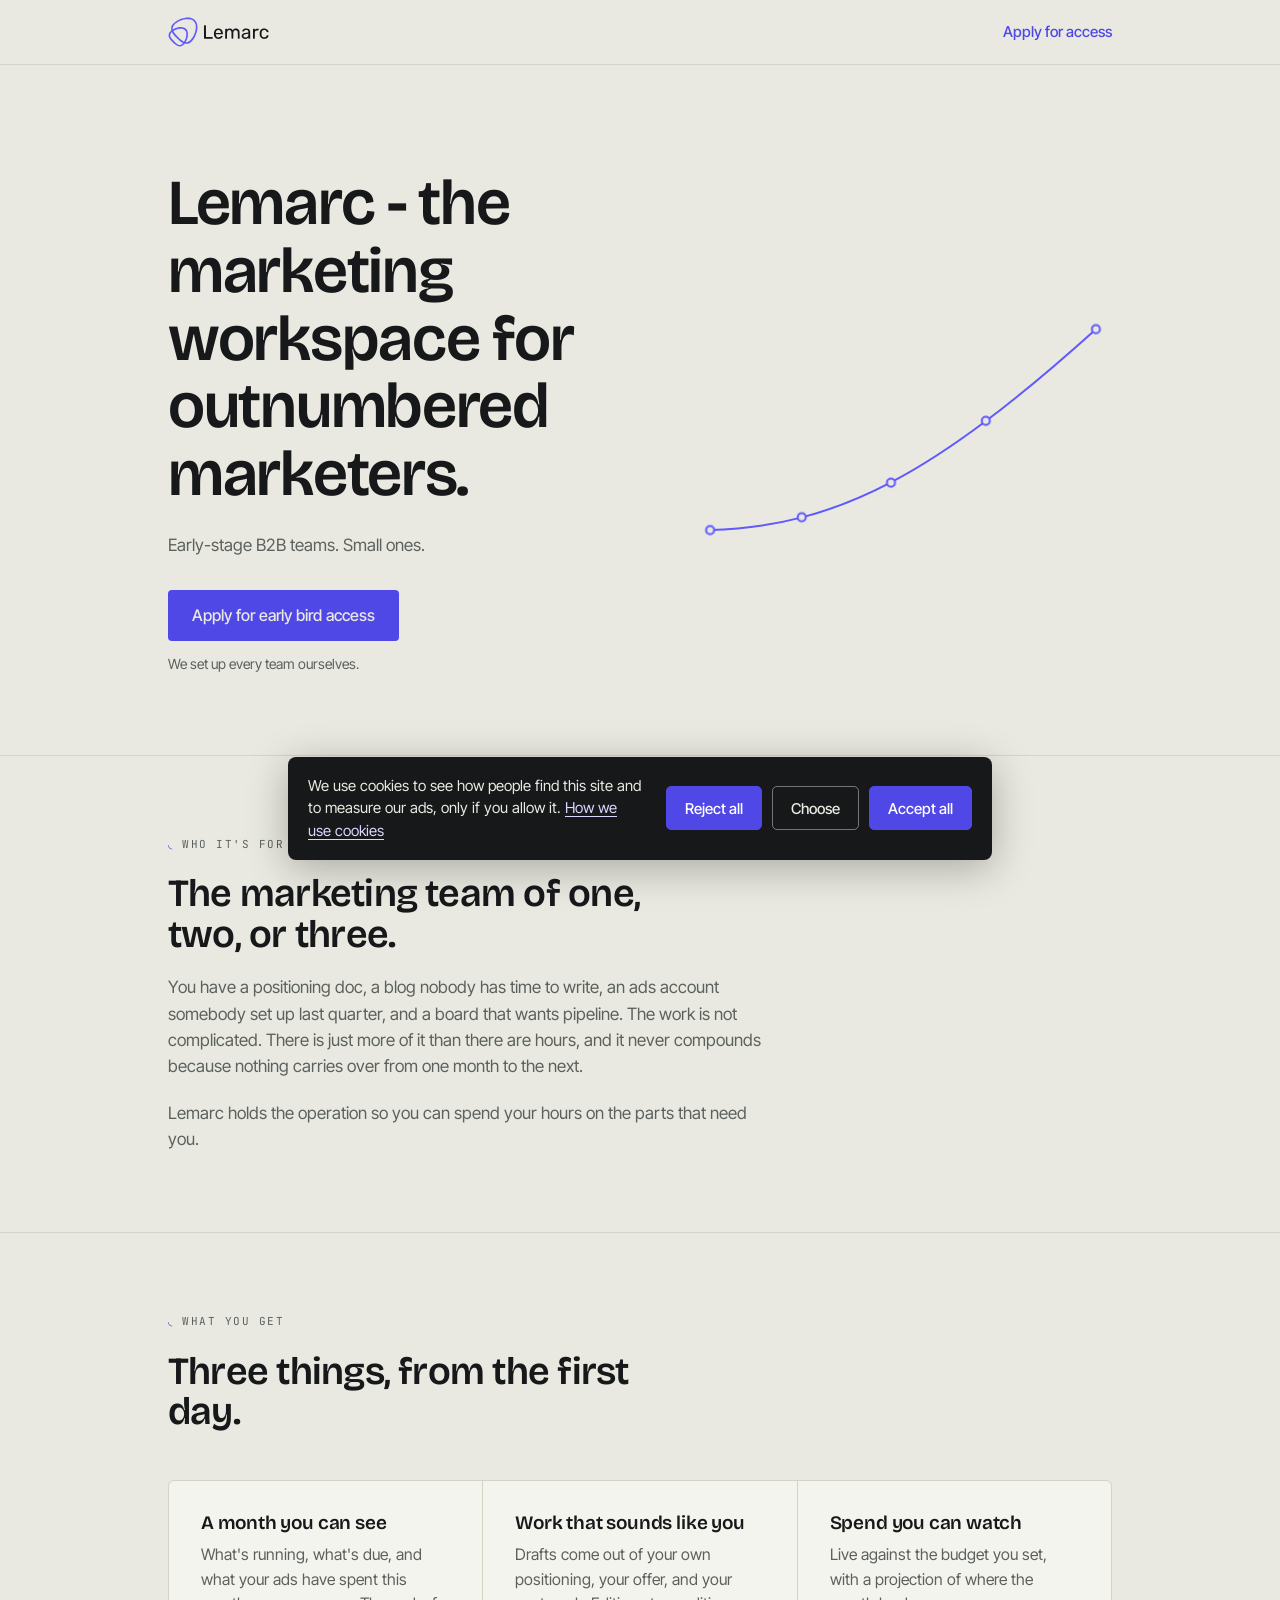
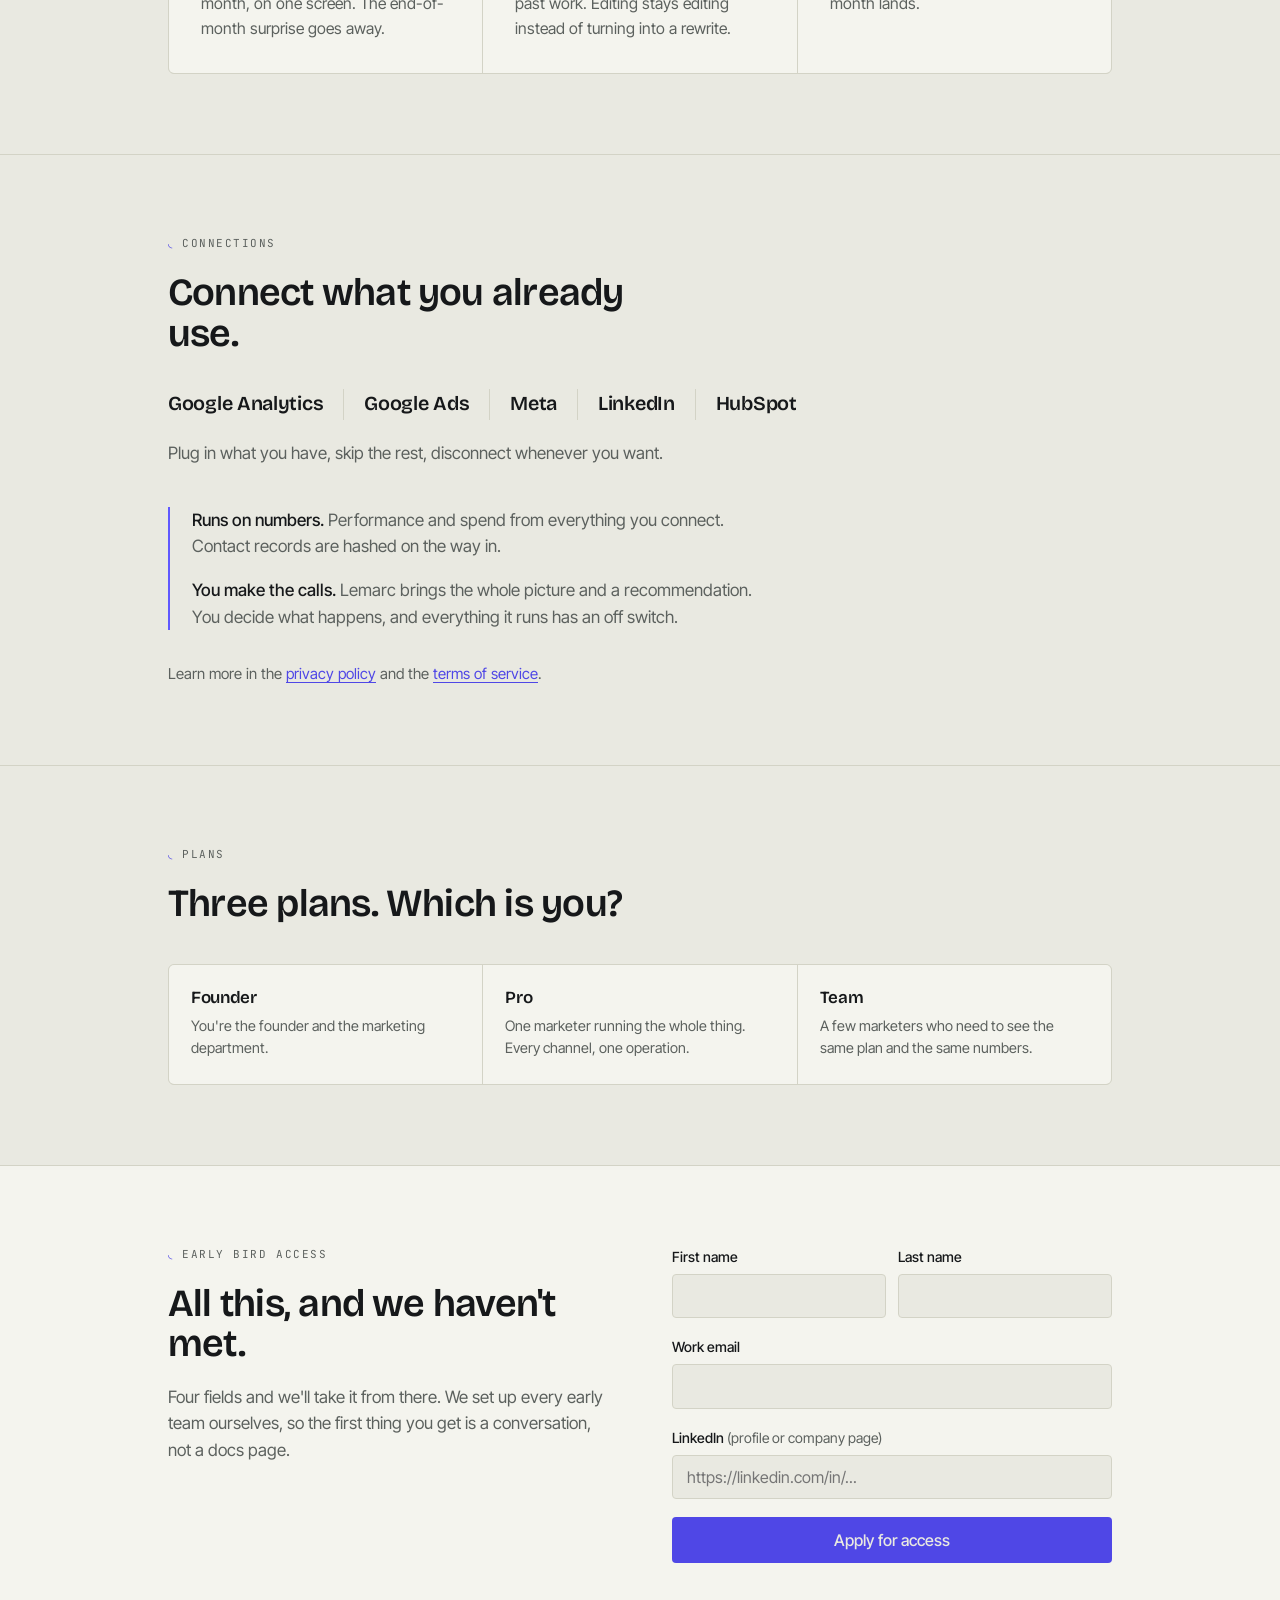
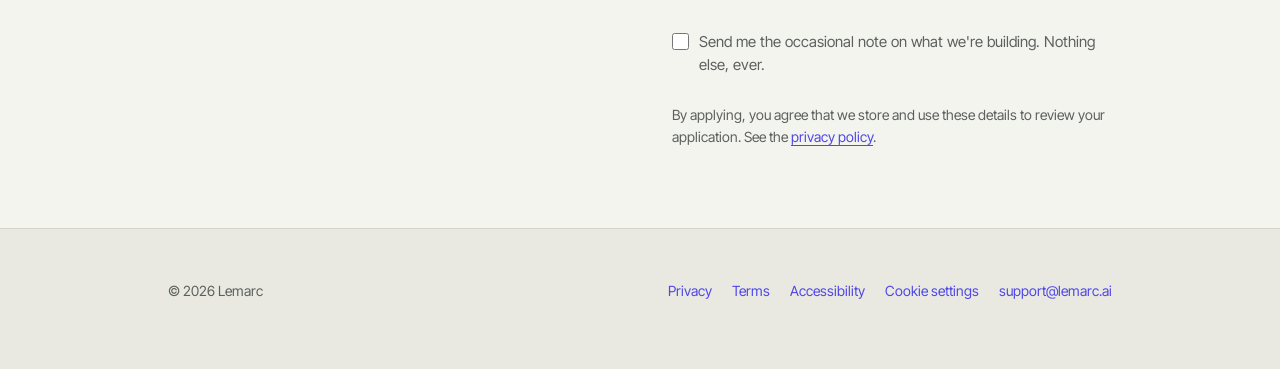
<file: index.html>
<!DOCTYPE html>
<!--
  LEMARC HOMEPAGE
  IDs to fill before this goes live (blank = off):
    1. HUBSPOT in the <script> at the bottom (portalId, formGuid, field internal names).
       The form posts to the HubSpot Forms API; no HubSpot script or cookie on the page.
    2. Tag IDs in /consent.js (CONSENT_CONFIG). Shared by every page.
  Privacy and Terms are linked at /privacy and /terms. Those URLs get locked into the
  Google OAuth consent screen, so don't move them once you file.
-->
<html lang="en">
<head>
<meta charset="utf-8">
<meta name="viewport" content="width=device-width, initial-scale=1">
<title>Lemarc | Marketing operations for lean B2B teams</title>
<meta name="description" content="Lemarc holds the marketing operation for small B2B teams: see spend, track what's working, and produce drafts in your voice. Early access is open.">
<link rel="canonical" href="https://www.lemarc.ai/">
<!-- stealth: flip to index when we come out -->
<meta name="robots" content="noindex, nofollow">
<meta property="og:site_name" content="Lemarc">
<meta property="og:locale" content="en_US">
<meta property="og:type" content="website">
<meta property="og:url" content="https://www.lemarc.ai/">
<meta property="og:title" content="Lemarc: the marketing workspace for outnumbered marketers">
<meta property="og:description" content="Lemarc holds the marketing operation for small B2B teams: see spend, track what's working, and produce drafts in your voice. Early access is open.">
<meta property="og:image" content="https://www.lemarc.ai/images/logo/og-image.png">
<meta property="og:image:width" content="1200">
<meta property="og:image:height" content="630">
<meta property="og:image:alt" content="Lemarc. The marketing workspace for outnumbered marketers.">
<meta name="twitter:card" content="summary_large_image">
<meta name="twitter:title" content="Lemarc: the marketing workspace for outnumbered marketers">
<meta name="twitter:description" content="Lemarc holds the marketing operation for small B2B teams: see spend, track what's working, and produce drafts in your voice. Early access is open.">
<meta name="twitter:image" content="https://www.lemarc.ai/images/logo/og-image.png">
<meta name="twitter:image:alt" content="Lemarc. The marketing workspace for outnumbered marketers.">
<link rel="icon" type="image/svg+xml" href="/images/logo/favicon.svg">
<link rel="icon" href="/images/logo/favicon.ico" sizes="any">
<link rel="apple-touch-icon" href="/images/logo/apple-touch-icon.png">
<meta name="theme-color" content="#6059FF">
<script type="application/ld+json">
{"@context":"https://schema.org","@type":"Organization","name":"Lemarc","url":"https://www.lemarc.ai/","logo":"https://www.lemarc.ai/images/logo/icon-512.png","description":"The marketing workspace for outnumbered marketers.","sameAs":["https://www.linkedin.com/company/lemarcai/"]}
</script>
<link rel="preload" href="/fonts/inter-tight-latin-wght-normal.woff2" as="font" type="font/woff2" crossorigin>
<link rel="preload" href="/fonts/bricolage-grotesque-latin-opsz-normal.woff2" as="font" type="font/woff2" crossorigin>
<link rel="stylesheet" href="/fonts/fonts.css">
<script src="/consent.js" defer></script>
<style>
:root{
  --paper:#E9E9E1;
  --raised:#F4F4EE;
  --ink:#16181A;
  --ink-2:#5C615E;
  --signal:#4F47E6;
  --signal-soft:#D9D6FF;
  --brand:#6059FF;
  --edge:#D3D3C6;
  --measure:38rem;
  --pad:clamp(1.25rem,5vw,2.5rem);
}
*{box-sizing:border-box}
html{-webkit-text-size-adjust:100%;scroll-behavior:smooth}
@media(prefers-reduced-motion:reduce){html{scroll-behavior:auto}}
body{
  margin:0;
  background:var(--paper);
  color:var(--ink);
  font-family:"Inter Tight",system-ui,-apple-system,sans-serif;
  font-size:clamp(1rem,0.96rem + 0.2vw,1.0625rem);
  line-height:1.55;
  -webkit-font-smoothing:antialiased;
}
h1,h2,h3{font-family:"Bricolage Grotesque","Inter Tight",sans-serif;font-weight:600;letter-spacing:-0.02em;line-height:1.06;margin:0}
p{margin:0}
a{color:var(--signal);text-decoration:none;text-underline-offset:3px}
a:hover{text-decoration:underline}
:focus-visible{outline:2px solid var(--signal);outline-offset:3px;border-radius:2px}

.wrap{max-width:64rem;margin:0 auto;padding-inline:var(--pad)}
.eyebrow{
  font-family:"JetBrains Mono",ui-monospace,monospace;
  font-size:0.6875rem;letter-spacing:0.14em;text-transform:uppercase;
  color:var(--ink-2);margin:0 0 1.25rem;
}
.eyebrow::before{content:"◟ ";color:var(--signal)}

/* ---------- header ---------- */
.site-head{position:sticky;top:0;z-index:20;background:color-mix(in srgb,var(--paper) 88%,transparent);backdrop-filter:blur(8px);border-bottom:1px solid var(--edge)}
.site-head .wrap{display:flex;align-items:center;justify-content:space-between;height:4rem}
.mark{font-family:"Bricolage Grotesque",sans-serif;font-weight:700;font-size:1.375rem;letter-spacing:-0.03em;color:var(--ink)}
.mark:hover{text-decoration:none}
.mark{display:inline-flex;align-items:center}
.mark img{height:30px;width:auto;display:block}
.mark i{font-style:normal;color:var(--signal)}
.head-link{font-size:0.9375rem;font-weight:500}

/* ---------- buttons ---------- */
.btn{
  display:inline-block;background:var(--signal);color:var(--paper);
  font-family:"Inter Tight",sans-serif;font-size:1rem;font-weight:500;
  padding:0.8125rem 1.5rem;border:0;border-radius:4px;cursor:pointer;
  transition:background .15s ease;
}
.btn:hover{background:#3F37C9;text-decoration:none}
.btn:disabled{opacity:.5;cursor:default}

/* ---------- hero ---------- */
.hero{padding:clamp(3.5rem,9vw,6.5rem) 0 clamp(3rem,7vw,5rem)}
.hero .wrap{display:grid;gap:clamp(2.5rem,5vw,4rem);grid-template-columns:1fr}
@media(min-width:56rem){.hero .wrap{grid-template-columns:1.05fr 0.95fr;align-items:center}}
h1{font-size:clamp(2.35rem,1.4rem + 4.2vw,4rem);max-width:14ch}
.hero p{margin-top:1.5rem;max-width:var(--measure);color:var(--ink-2);font-size:1.0625rem}
.hero .btn{margin-top:2rem}
.hero .fine{margin-top:0.75rem;font-size:0.875rem;color:var(--ink-2)}

.arcbox{width:100%}
.arcbox svg{width:100%;height:auto;display:block;overflow:visible}
.arc-line{fill:none;stroke:var(--brand);stroke-width:2.5;stroke-linecap:round}
.arc-node{fill:var(--paper);stroke:var(--brand);stroke-width:2.5}
@media(prefers-reduced-motion:no-preference){
  .arc-line{stroke-dasharray:760;stroke-dashoffset:760;animation:draw 1.6s cubic-bezier(.5,.05,.2,1) .25s forwards}
  .arc-node{opacity:0;animation:pop .4s ease forwards}
  .arc-node:nth-of-type(1){animation-delay:.4s}
  .arc-node:nth-of-type(2){animation-delay:.75s}
  .arc-node:nth-of-type(3){animation-delay:1.05s}
  .arc-node:nth-of-type(4){animation-delay:1.35s}
  .arc-node:nth-of-type(5){animation-delay:1.65s}
}
@keyframes draw{to{stroke-dashoffset:0}}
@keyframes pop{from{opacity:0;transform:translateY(4px)}to{opacity:1;transform:none}}

/* ---------- generic section ---------- */
section{border-top:1px solid var(--edge)}
.band{padding-block:clamp(3rem,7vw,5rem)}
h2{font-size:clamp(1.7rem,1.3rem + 1.6vw,2.4rem);max-width:20ch}
.lede{margin-top:1.25rem;max-width:var(--measure);color:var(--ink-2)}

/* ---------- capabilities ---------- */
.caps{margin-top:3rem;display:grid;gap:1px;background:var(--edge);border:1px solid var(--edge);border-radius:6px;overflow:hidden}
@media(min-width:48rem){.caps{grid-template-columns:repeat(3,1fr)}}
.cap{background:var(--raised);padding:clamp(1.5rem,3vw,2rem)}
.cap h3{font-size:1.1875rem;letter-spacing:-0.01em}
.cap p{margin-top:0.625rem;color:var(--ink-2);font-size:0.9875rem}

/* ---------- connections ---------- */
.chips{
  margin:2.25rem 0 0;padding:0;list-style:none;
  display:flex;flex-wrap:wrap;align-items:center;
  gap:0.75rem 1.25rem;
}
.chips li{
  font-family:"Bricolage Grotesque",sans-serif;font-weight:600;
  font-size:clamp(1.0625rem,1rem + 0.3vw,1.25rem);letter-spacing:-0.015em;
  padding-right:1.25rem;border-right:1px solid var(--edge);
}
.chips li:last-child{padding-right:0;border-right:0}
.promises{
  margin-top:2.5rem;display:grid;gap:1.125rem;max-width:var(--measure);
  padding-left:1.375rem;border-left:2px solid var(--brand);
}
.promises p{color:var(--ink-2)}
.promises strong{color:var(--ink);font-weight:500}
.legal-links{margin-top:2rem;font-size:0.9375rem;color:var(--ink-2);max-width:var(--measure)}

/* ---------- tiers ---------- */
.tiers{margin-top:2.5rem;display:grid;gap:1px;background:var(--edge);border:1px solid var(--edge);border-radius:6px;overflow:hidden}
@media(min-width:50rem){.tiers{grid-template-columns:repeat(3,1fr)}}
.tier{background:var(--raised);padding:1.5rem 1.375rem;position:relative}
.tier h3{font-size:1.0625rem}
.tier p{margin-top:0.5rem;font-size:0.9rem;color:var(--ink-2)}

/* ---------- apply ---------- */
#apply{background:var(--raised)}
.apply-grid{display:grid;gap:clamp(2rem,5vw,4rem)}
@media(min-width:52rem){.apply-grid{grid-template-columns:1fr 1fr;align-items:start}}
form{display:grid;gap:1.125rem}
.field{display:grid;gap:0.4rem}
label{font-size:0.875rem;font-weight:500}
label span{color:var(--ink-2);font-weight:400}
input{
  font-family:inherit;font-size:1rem;color:var(--ink);
  background:var(--paper);border:1px solid var(--edge);border-radius:4px;
  padding:0.7rem 0.875rem;width:100%;
}
input:focus{border-color:var(--signal);outline:2px solid var(--signal);outline-offset:2px}
input[aria-invalid="true"]{border-color:#8C2118}
.err{font-size:0.875rem;color:#8C2118}
.name-row{display:grid;grid-template-columns:1fr 1fr;gap:0.75rem}
.fine-print{font-size:0.875rem;color:var(--ink-2)}
p a,.done a{text-decoration:underline}
.hp{position:absolute;left:-9999px;width:1px;height:1px;overflow:hidden}
.opt{display:flex;align-items:flex-start;gap:0.625rem;font-size:0.9375rem;font-weight:400;cursor:pointer;min-height:44px;padding-block:0.625rem}
.opt input{width:1.05rem;height:1.05rem;margin:0.22rem 0 0;flex:none;accent-color:var(--signal);cursor:pointer}
.opt span{color:var(--ink-2)}
.status{font-size:0.9375rem;min-height:1.4em}
.status[data-tone="bad"]{color:#8C2118}
.done{
  border:1px solid var(--signal);border-radius:6px;padding:1.5rem;background:var(--paper);
}
.done h3{font-size:1.125rem}
.done p{margin-top:0.5rem;color:var(--ink-2);font-size:0.9375rem}
[hidden]{display:none !important}

/* ---------- footer ---------- */
footer{border-top:1px solid var(--edge);padding:2.5rem 0 3.5rem;font-size:0.875rem;color:var(--ink-2)}
footer .wrap{display:flex;flex-wrap:wrap;gap:1.25rem;justify-content:space-between;align-items:center}

/* S-11: tap targets (44px), footer, shared */
[hidden]{display:none !important}
.mark,.head-link{min-height:44px;display:inline-flex;align-items:center}
footer nav{display:flex;flex-wrap:wrap;column-gap:1.25rem}
footer nav a,footer nav .linkish{display:inline-flex;align-items:center;min-height:44px}
.linkish{font:inherit;color:var(--signal);background:none;border:0;padding:0;cursor:pointer}
.linkish:hover{text-decoration:underline;text-underline-offset:3px}
</style>
</head>
<body>

<header class="site-head">
  <div class="wrap">
    <a class="mark" href="/" aria-label="Lemarc home"><img src="/images/logo/lemarc-logo.svg" alt="Lemarc" width="101" height="30"></a>
    <a class="head-link" href="#apply">Apply for access</a>
  </div>
</header>

<main>

  <!-- HERO -->
  <div class="hero">
    <div class="wrap">
      <div>
        <h1>Lemarc - the marketing workspace for outnumbered marketers.</h1>
        <p>Early-stage B2B teams. Small ones.</p>
        <a class="btn" href="#apply">Apply for early bird access</a>
        <p class="fine">We set up every team ourselves.</p>
      </div>

      <div class="arcbox">
        <svg viewBox="0 0 520 310" aria-hidden="true" focusable="false">
          <path class="arc-line" d="M 20 290 C 180 285, 300 220, 500 40"/>
          <circle class="arc-node" cx="20"  cy="290" r="5"/>
          <circle class="arc-node" cx="134" cy="274" r="5"/>
          <circle class="arc-node" cx="245" cy="231" r="5"/>
          <circle class="arc-node" cx="363" cy="154" r="5"/>
          <circle class="arc-node" cx="500" cy="40"  r="5"/>
        </svg>
      </div>
    </div>
  </div>

  <!-- WHO IT'S FOR -->
  <section>
    <div class="wrap band">
      <p class="eyebrow">Who it's for</p>
      <h2>The marketing team of one, two, or three.</h2>
      <p class="lede">You have a positioning doc, a blog nobody has time to write, an ads account somebody set up last quarter, and a board that wants pipeline. The work is not complicated. There is just more of it than there are hours, and it never compounds because nothing carries over from one month to the next.</p>
      <p class="lede">Lemarc holds the operation so you can spend your hours on the parts that need you.</p>
    </div>
  </section>

  <!-- CAPABILITIES -->
  <section>
    <div class="wrap band">
      <p class="eyebrow">What you get</p>
      <h2>Three things, from the first day.</h2>

      <div class="caps">
        <div class="cap">
          <h3>A month you can see</h3>
          <p>What's running, what's due, and what your ads have spent this month, on one screen. The end-of-month surprise goes away.</p>
        </div>
        <div class="cap">
          <h3>Work that sounds like you</h3>
          <p>Drafts come out of your own positioning, your offer, and your past work. Editing stays editing instead of turning into a rewrite.</p>
        </div>
        <div class="cap">
          <h3>Spend you can watch</h3>
          <p>Live against the budget you set, with a projection of where the month lands.</p>
        </div>
      </div>
    </div>
  </section>

  <!-- CONNECTIONS -->
  <section>
    <div class="wrap band">
      <p class="eyebrow">Connections</p>
      <h2>Connect what you already use.</h2>

      <ul class="chips">
        <li>Google Analytics</li>
        <li>Google Ads</li>
        <li>Meta</li>
        <li>LinkedIn</li>
        <li>HubSpot</li>
      </ul>

      <p class="lede">Plug in what you have, skip the rest, disconnect whenever you want.</p>

      <div class="promises">
        <p><strong>Runs on numbers.</strong> Performance and spend from everything you connect. Contact records are hashed on the way in.</p>
        <p><strong>You make the calls.</strong> Lemarc brings the whole picture and a recommendation. You decide what happens, and everything it runs has an off switch.</p>
      </div>

      <p class="legal-links">Learn more in the <a href="/privacy">privacy policy</a> and the <a href="/terms">terms of service</a>.</p>
    </div>
  </section>

  <!-- TIERS -->
  <section>
    <div class="wrap band">
      <p class="eyebrow">Plans</p>
      <h2>Three plans. Which is you?</h2>

      <div class="tiers">
        <div class="tier">
          <h3>Founder</h3>
          <p>You're the founder and the marketing department.</p>
        </div>
        <div class="tier">
          <h3>Pro</h3>
          <p>One marketer running the whole thing. Every channel, one operation.</p>
        </div>
        <div class="tier">
          <h3>Team</h3>
          <p>A few marketers who need to see the same plan and the same numbers.</p>
        </div>
      </div>
    </div>
  </section>

  <!-- APPLY -->
  <section id="apply">
    <div class="wrap band">
      <div class="apply-grid">
        <div>
          <p class="eyebrow">Early bird access</p>
          <h2>All this, and we haven't met.</h2>
          <p class="lede">Four fields and we'll take it from there. We set up every early team ourselves, so the first thing you get is a conversation, not a docs page.</p>
        </div>

        <div>
          <form id="applyForm" novalidate>
            <div class="hp" aria-hidden="true">
              <label for="company">Company</label>
              <input id="company" name="company" type="text" tabindex="-1" autocomplete="off">
            </div>
            <div class="name-row">
              <div class="field">
                <label for="firstname">First name</label>
                <input id="firstname" name="firstname" type="text" autocomplete="given-name" required aria-describedby="firstname-err">
                <p class="err" id="firstname-err" hidden></p>
              </div>
              <div class="field">
                <label for="lastname">Last name</label>
                <input id="lastname" name="lastname" type="text" autocomplete="family-name" required aria-describedby="lastname-err">
                <p class="err" id="lastname-err" hidden></p>
              </div>
            </div>
            <div class="field">
              <label for="email">Work email</label>
              <input id="email" name="email" type="email" autocomplete="email" required aria-describedby="email-err">
              <p class="err" id="email-err" hidden></p>
            </div>
            <div class="field">
              <label for="linkedin">LinkedIn <span>(profile or company page)</span></label>
              <input id="linkedin" name="linkedin" type="url" placeholder="https://linkedin.com/in/..." required aria-describedby="linkedin-err">
              <p class="err" id="linkedin-err" hidden></p>
            </div>
            <button class="btn" type="submit" id="submitBtn">Apply for access</button>
            <p class="status" id="status" role="status" aria-live="polite"></p>
            <label class="opt">
              <input type="checkbox" id="news" name="news">
              <span id="newsText">Send me the occasional note on what we're building. Nothing else, ever.</span>
            </label>
            <p class="fine-print"><span id="processText">By applying, you agree that we store and use these details to review your application.</span> See the <a href="/privacy#applicants">privacy policy</a>.</p>
          </form>

          <div class="done" id="done" hidden>
            <h3 id="doneTitle" tabindex="-1">Great choice, early bird.</h3>
            <p>The worms are all yours. We'll be in touch. See you soon.</p>
          </div>
        </div>
      </div>
    </div>
  </section>

</main>

<footer>
  <div class="wrap">
    <span>&copy; 2026 Lemarc</span>
    <nav aria-label="Footer">
      <a href="/privacy">Privacy</a>
      <a href="/terms">Terms</a>
      <a href="/accessibility">Accessibility</a>
      <button type="button" class="linkish" data-cookie-settings>Cookie settings</button>
      <a href="mailto:support@lemarc.ai">support@lemarc.ai</a>
    </nav>
  </div>
</footer>

<script>
// HubSpot Forms API (our own form, no HubSpot script or cookie). Blank portalId/formGuid
// = the form says it isn't wired up. Blank field name = that field is not sent.
// The portal is in HubSpot's EU data centre, so the EU host. The newsletter box is the
// form's marketing-consent checkbox (subscription type below); processing consent is implicit
// and records the line shown under the form.
const HUBSPOT = {
  host: "https://api-eu1.hsforms.com",
  portalId: "149108045",
  formGuid: "f156ce9d-7bab-4aeb-b8c6-0525d0cb4f2f",
  marketingSubscriptionTypeId: 3383905544,
  fields: { firstname: "firstname", lastname: "lastname", email: "email", linkedin: "hs_linkedin_url" }
};

const $ = (id) => document.getElementById(id);
const form = $("applyForm"), btn = $("submitBtn"), status = $("status"), done = $("done");
const GENERIC = "That didn't go through. Try again, or email support@lemarc.ai.";

function setStatus(msg, bad){
  status.textContent = msg;
  if(bad){ status.dataset.tone = "bad"; } else { delete status.dataset.tone; }
}

function fieldError(id, msg){
  const input = $(id), err = $(id + "-err");
  err.textContent = msg || "";
  err.hidden = !msg;
  if(msg){ input.setAttribute("aria-invalid", "true"); } else { input.removeAttribute("aria-invalid"); }
}

form.addEventListener("submit", async function(e){
  e.preventDefault();
  setStatus("");

  if($("company").value){ form.hidden = true; done.hidden = false; return; }

  const data = {
    firstname: $("firstname").value.trim(),
    lastname: $("lastname").value.trim(),
    email: $("email").value.trim(),
    linkedin: $("linkedin").value.trim(),
    newsletter: $("news").checked
  };

  const errors = {
    firstname: data.firstname ? "" : "Add your first name.",
    lastname: data.lastname ? "" : "Add your last name.",
    email: /^\S+@\S+\.\S+$/.test(data.email) ? "" : "That email address doesn't look right.",
    linkedin: /linkedin\.com\//i.test(data.linkedin) ? "" : "Paste a full LinkedIn URL, starting with https://"
  };
  Object.keys(errors).forEach((k) => fieldError(k, errors[k]));
  const firstBad = Object.keys(errors).find((k) => errors[k]);
  if(firstBad){ $(firstBad).focus(); return; }

  if(!HUBSPOT.portalId || !HUBSPOT.formGuid){
    return setStatus("The form isn't wired up yet. Email support@lemarc.ai and we'll pick it up there.", true);
  }

  const fields = [];
  Object.keys(HUBSPOT.fields).forEach((k) => {
    const name = HUBSPOT.fields[k];
    if(name){ fields.push({ name, value: data[k] }); }
  });
  const legalConsentOptions = { consent: {
    consentToProcess: true,
    text: $("processText").textContent,
    communications: [{ value: data.newsletter, subscriptionTypeId: HUBSPOT.marketingSubscriptionTypeId, text: $("newsText").textContent }]
  } };

  btn.disabled = true;
  setStatus("Sending.");

  try{
    const url = HUBSPOT.host + "/submissions/v3/integration/submit/" +
      encodeURIComponent(HUBSPOT.portalId) + "/" + encodeURIComponent(HUBSPOT.formGuid);
    const res = await fetch(url, {
      method: "POST",
      headers: { "Content-Type": "application/json", "Accept": "application/json" },
      body: JSON.stringify({ fields, legalConsentOptions, context: { pageUri: location.href, pageName: document.title } })
    });
    if(!res.ok){
      let body = null;
      try{ body = await res.json(); }catch(_){}
      const errs = (body && body.errors) || [];
      btn.disabled = false;
      if(errs.some((x) => x.errorType === "INVALID_EMAIL")){
        setStatus("");
        fieldError("email", "That email address doesn't look right.");
        $("email").focus();
        return;
      }
      return setStatus(GENERIC, true);
    }
    form.hidden = true;
    done.hidden = false;
    $("doneTitle").focus();
    done.scrollIntoView({ behavior: "smooth", block: "center" });
    try{ window.lemarcConsent && window.lemarcConsent.lead(); }catch(_){}
  }catch(err){
    btn.disabled = false;
    setStatus(GENERIC, true);
  }
});
</script>

</body>
</html>
</file>
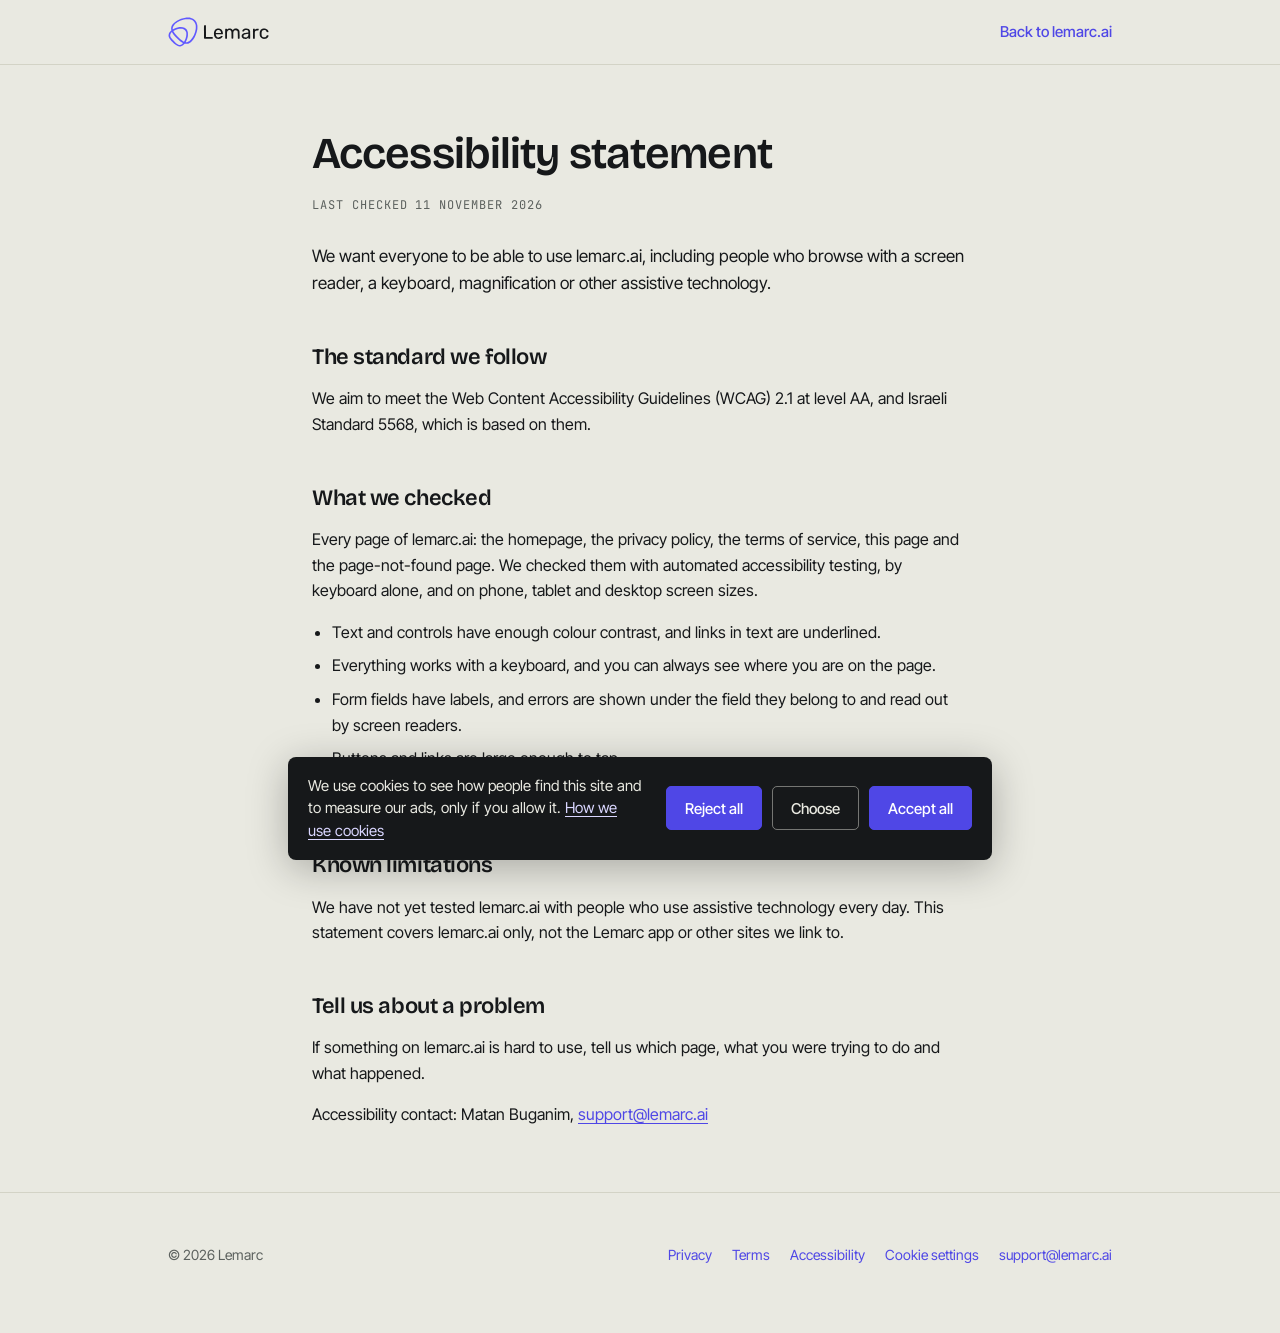
<file: accessibility/index.html>
<!DOCTYPE html>
<!--
  LEMARC ACCESSIBILITY STATEMENT  ->  lemarc.ai/accessibility
  Update the checked date whenever the site is re-checked.
-->
<!--
  LEMARC PRIVACY POLICY  ->  lemarc.ai/privacy
  Operator is set to Matan Buganim, Israel. Update the date on publish.
  This URL gets locked into the Google, Meta and LinkedIn consent screens. Do not move it.
-->
<html lang="en">
<head>
<meta charset="utf-8">
<meta name="viewport" content="width=device-width, initial-scale=1">
<title>Accessibility statement | Lemarc</title>
<meta name="description" content="How accessible lemarc.ai is, what we checked, and how to tell us about a problem.">
<!-- stealth: flip to index when we come out -->
<link rel="canonical" href="https://www.lemarc.ai/accessibility">
<meta name="robots" content="noindex, nofollow">
<meta property="og:site_name" content="Lemarc">
<meta property="og:locale" content="en_US">
<meta property="og:type" content="website">
<meta property="og:url" content="https://www.lemarc.ai/accessibility">
<meta property="og:title" content="Accessibility statement | Lemarc">
<meta property="og:description" content="How accessible lemarc.ai is, what we checked, and how to tell us about a problem.">
<meta property="og:image" content="https://www.lemarc.ai/images/logo/og-image.png">
<meta property="og:image:width" content="1200">
<meta property="og:image:height" content="630">
<meta property="og:image:alt" content="Lemarc. The marketing workspace for outnumbered marketers.">
<meta name="twitter:card" content="summary_large_image">
<meta name="twitter:title" content="Accessibility statement | Lemarc">
<meta name="twitter:description" content="How accessible lemarc.ai is, what we checked, and how to tell us about a problem.">
<meta name="twitter:image" content="https://www.lemarc.ai/images/logo/og-image.png">
<meta name="twitter:image:alt" content="Lemarc. The marketing workspace for outnumbered marketers.">
<link rel="icon" type="image/svg+xml" href="/images/logo/favicon.svg">
<link rel="icon" href="/images/logo/favicon.ico" sizes="any">
<link rel="apple-touch-icon" href="/images/logo/apple-touch-icon.png">
<meta name="theme-color" content="#6059FF">
<link rel="preload" href="/fonts/inter-tight-latin-wght-normal.woff2" as="font" type="font/woff2" crossorigin>
<link rel="preload" href="/fonts/bricolage-grotesque-latin-opsz-normal.woff2" as="font" type="font/woff2" crossorigin>
<link rel="stylesheet" href="/fonts/fonts.css">
<script src="/consent.js" defer></script>
<style>
:root{
  --paper:#E9E9E1;--raised:#F4F4EE;--ink:#16181A;--ink-2:#5C615E;
  --signal:#4F47E6;--signal-soft:#D9D6FF;--brand:#6059FF;--edge:#D3D3C6;
  --pad:clamp(1.25rem,5vw,2.5rem);
}
*{box-sizing:border-box}
html{-webkit-text-size-adjust:100%;scroll-behavior:smooth}
@media(prefers-reduced-motion:reduce){html{scroll-behavior:auto}}
body{margin:0;background:var(--paper);color:var(--ink);
  font-family:"Inter Tight",system-ui,-apple-system,sans-serif;
  font-size:1rem;line-height:1.6;-webkit-font-smoothing:antialiased}
h1,h2,h3{font-family:"Bricolage Grotesque","Inter Tight",sans-serif;font-weight:600;letter-spacing:-0.02em;line-height:1.15;margin:0}
a{color:var(--signal);text-underline-offset:3px}
:focus-visible{outline:2px solid var(--signal);outline-offset:3px}
.wrap{max-width:46rem;margin:0 auto;padding-inline:var(--pad)}

.site-head{border-bottom:1px solid var(--edge)}
.site-head .wrap{display:flex;align-items:center;justify-content:space-between;height:4rem;max-width:64rem}
.mark{font-family:"Bricolage Grotesque",sans-serif;font-weight:700;font-size:1.375rem;letter-spacing:-0.03em;color:var(--ink);text-decoration:none}
.mark i{font-style:normal;color:var(--signal)}
.mark{display:inline-flex;align-items:center}
.mark img{height:30px;width:auto;display:block}
.head-link{font-size:0.9375rem;font-weight:500;color:var(--signal);text-decoration:none}

.doc{padding:clamp(2.5rem,6vw,4rem) 0 4rem}
h1{font-size:clamp(2rem,1.5rem + 2vw,2.75rem)}
.stamp{font-family:"JetBrains Mono",monospace;font-size:0.75rem;letter-spacing:0.08em;
  text-transform:uppercase;color:var(--ink-2);margin:1rem 0 0}
.intro{margin-top:1.75rem;font-size:1.0625rem}
h2{font-size:1.375rem;margin-top:3rem}
h3{font-size:1.0625rem;margin-top:1.75rem;letter-spacing:-0.01em}
p,ul,ol{margin:1rem 0 0}
ul,ol{padding-left:1.25rem}
li{margin-top:0.5rem}
code{font-family:"JetBrains Mono",monospace;font-size:0.8125em;background:var(--signal-soft);color:#312BA6;padding:0.1em 0.35em;border-radius:3px}

.summary{margin-top:2rem;background:var(--raised);border:1px solid var(--edge);border-radius:6px;padding:clamp(1.25rem,3vw,1.75rem)}
.summary h2{margin-top:0;font-size:1.125rem}
.summary ul{margin-top:0.875rem}

.toc{margin-top:2.5rem;padding:0;list-style:none;
  font-family:"JetBrains Mono",monospace;font-size:0.8125rem;line-height:1.9}
.toc a{text-decoration:none;display:flex;align-items:center;min-height:44px}
.toc li{margin-top:0}
.toc a:hover{text-decoration:underline}

.tbl{width:100%;border-collapse:collapse;margin-top:1.25rem;font-size:0.9375rem;display:block;overflow-x:auto}
.tbl th,.tbl td{text-align:left;vertical-align:top;padding:0.75rem 0.875rem;border-bottom:1px solid var(--edge)}
.tbl th{font-family:"JetBrains Mono",monospace;font-size:0.6875rem;letter-spacing:0.1em;
  text-transform:uppercase;color:var(--ink-2);font-weight:400;white-space:nowrap}
.tbl td:first-child{font-weight:500;min-width:8.5rem}

.note{margin-top:1.5rem;padding-left:1.25rem;border-left:2px solid var(--brand);color:var(--ink-2)}

footer{border-top:1px solid var(--edge);padding:2.5rem 0 3.5rem;font-size:0.875rem;color:var(--ink-2)}
footer .wrap{display:flex;flex-wrap:wrap;gap:1.25rem;justify-content:space-between;align-items:center;max-width:64rem}
footer nav a{color:var(--signal);text-decoration:none}

/* S-11: tap targets (44px), footer, shared */
[hidden]{display:none !important}
.mark,.head-link{min-height:44px;display:inline-flex;align-items:center}
footer nav{display:flex;flex-wrap:wrap;column-gap:1.25rem}
footer nav a,footer nav .linkish{display:inline-flex;align-items:center;min-height:44px}
.linkish{font:inherit;color:var(--signal);background:none;border:0;padding:0;cursor:pointer}
.linkish:hover{text-decoration:underline;text-underline-offset:3px}
</style>
</head>
<body>

<header class="site-head">
  <div class="wrap">
    <a class="mark" href="/" aria-label="Lemarc home"><img src="/images/logo/lemarc-logo.svg" alt="Lemarc" width="101" height="30"></a>
    <a class="head-link" href="/">Back to lemarc.ai</a>
  </div>
</header>

<main class="doc">
<div class="wrap">

<h1>Accessibility statement</h1>
<p class="stamp">Last checked 11 November 2026</p>

<p class="intro">We want everyone to be able to use lemarc.ai, including people who browse with a screen reader, a keyboard, magnification or other assistive technology.</p>

<h2 id="standard">The standard we follow</h2>
<p>We aim to meet the Web Content Accessibility Guidelines (WCAG) 2.1 at level AA, and Israeli Standard 5568, which is based on them.</p>

<h2 id="checked">What we checked</h2>
<p>Every page of lemarc.ai: the homepage, the privacy policy, the terms of service, this page and the page-not-found page. We checked them with automated accessibility testing, by keyboard alone, and on phone, tablet and desktop screen sizes.</p>
<ul>
  <li>Text and controls have enough colour contrast, and links in text are underlined.</li>
  <li>Everything works with a keyboard, and you can always see where you are on the page.</li>
  <li>Form fields have labels, and errors are shown under the field they belong to and read out by screen readers.</li>
  <li>Buttons and links are large enough to tap.</li>
  <li>Animation stops if your device is set to reduce motion.</li>
</ul>

<h2 id="limits">Known limitations</h2>
<p>We have not yet tested lemarc.ai with people who use assistive technology every day. This statement covers lemarc.ai only, not the Lemarc app or other sites we link to.</p>

<h2 id="contact">Tell us about a problem</h2>
<p>If something on lemarc.ai is hard to use, tell us which page, what you were trying to do and what happened.</p>
<p>Accessibility contact: Matan Buganim, <a href="mailto:support@lemarc.ai">support@lemarc.ai</a></p>

</div>
</main>

<footer>
  <div class="wrap">
    <span>&copy; 2026 Lemarc</span>
    <nav aria-label="Footer">
      <a href="/privacy">Privacy</a>
      <a href="/terms">Terms</a>
      <a href="/accessibility">Accessibility</a>
      <button type="button" class="linkish" data-cookie-settings>Cookie settings</button>
      <a href="mailto:support@lemarc.ai">support@lemarc.ai</a>
    </nav>
  </div>
</footer>


</body>
</html>
</file>
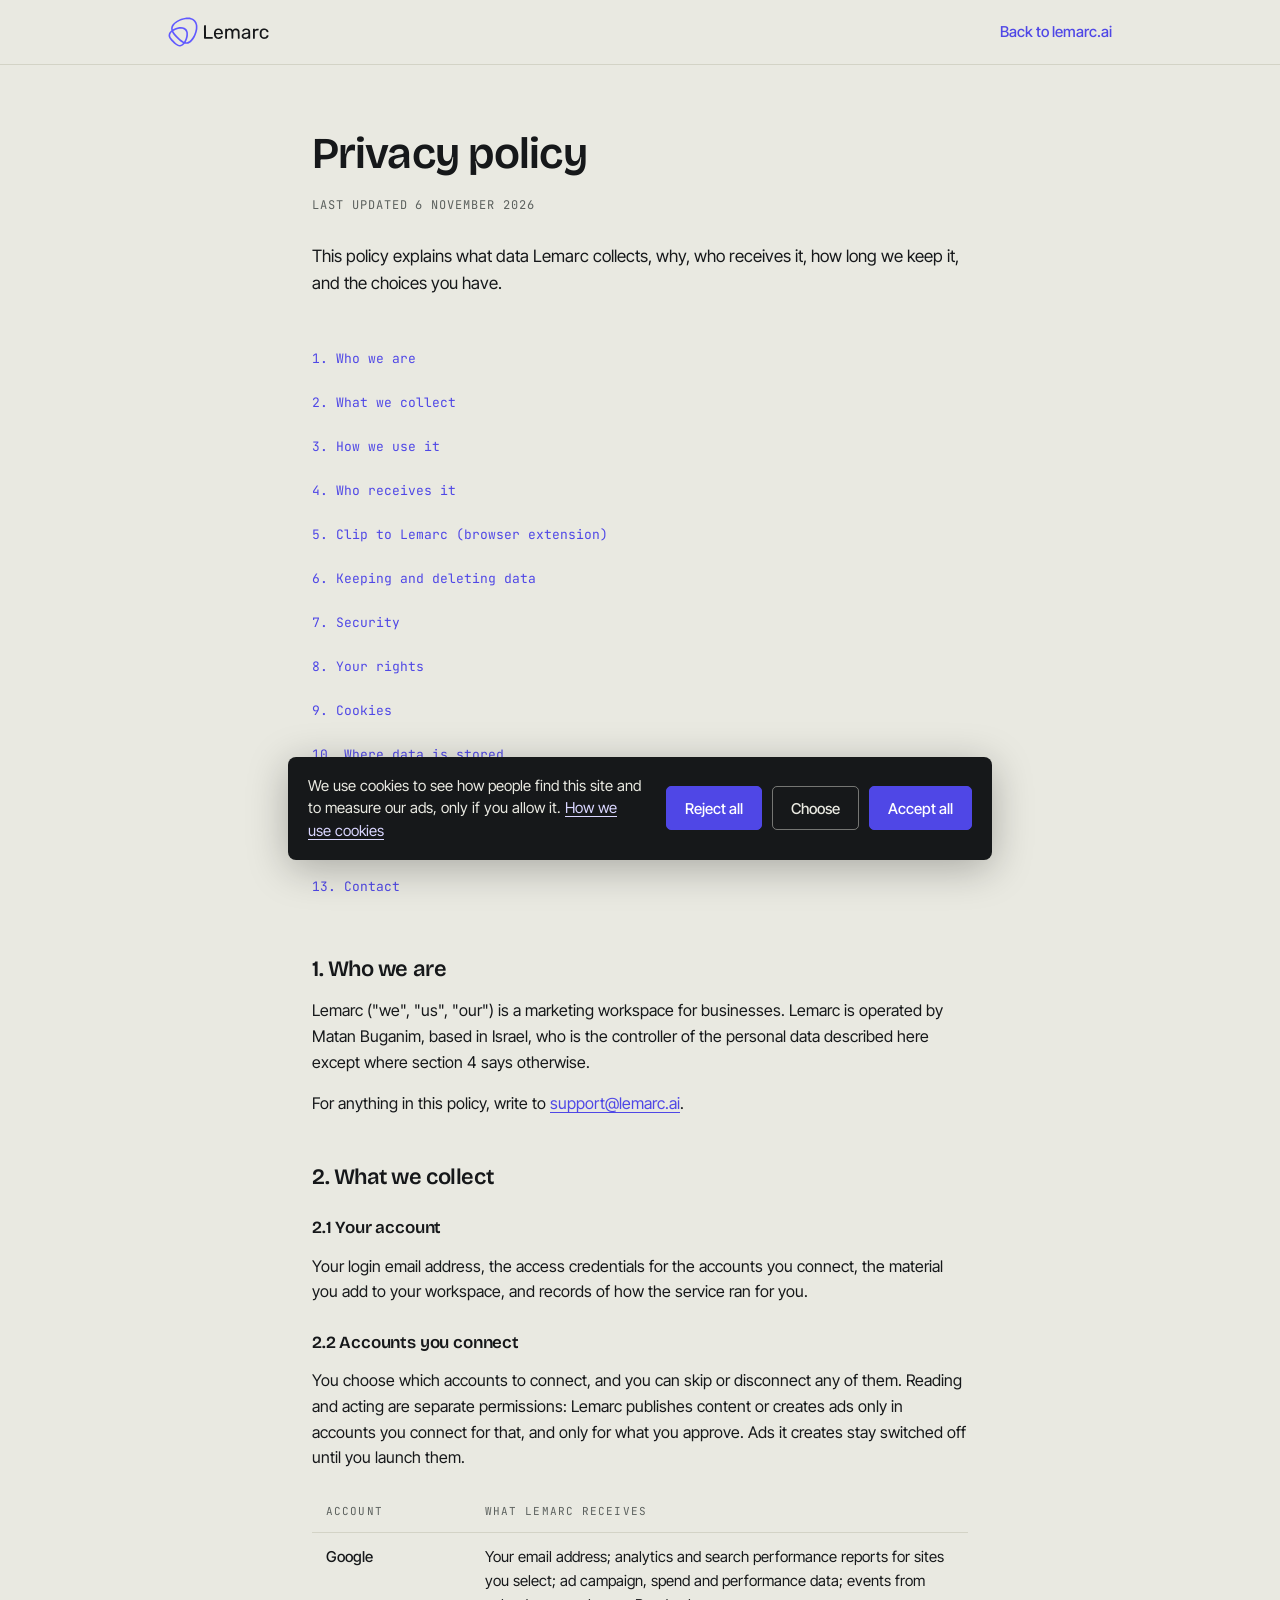
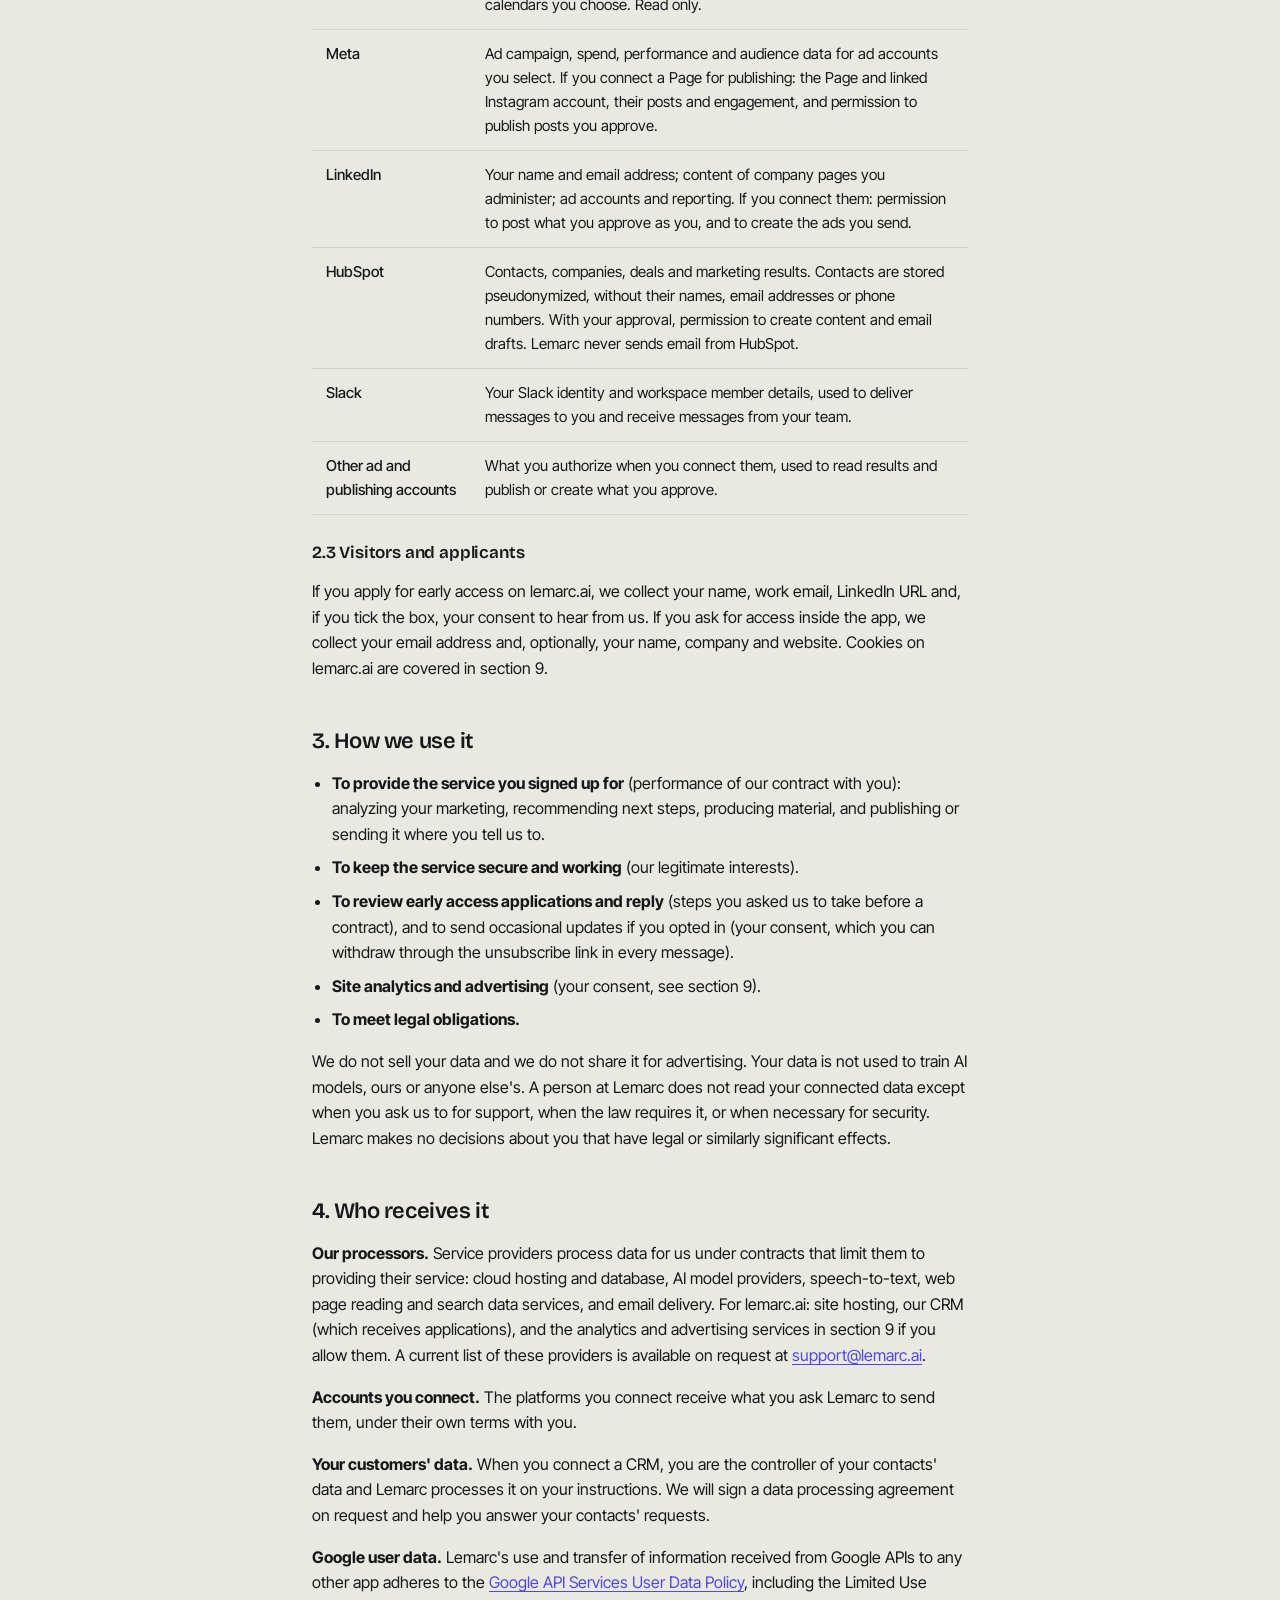
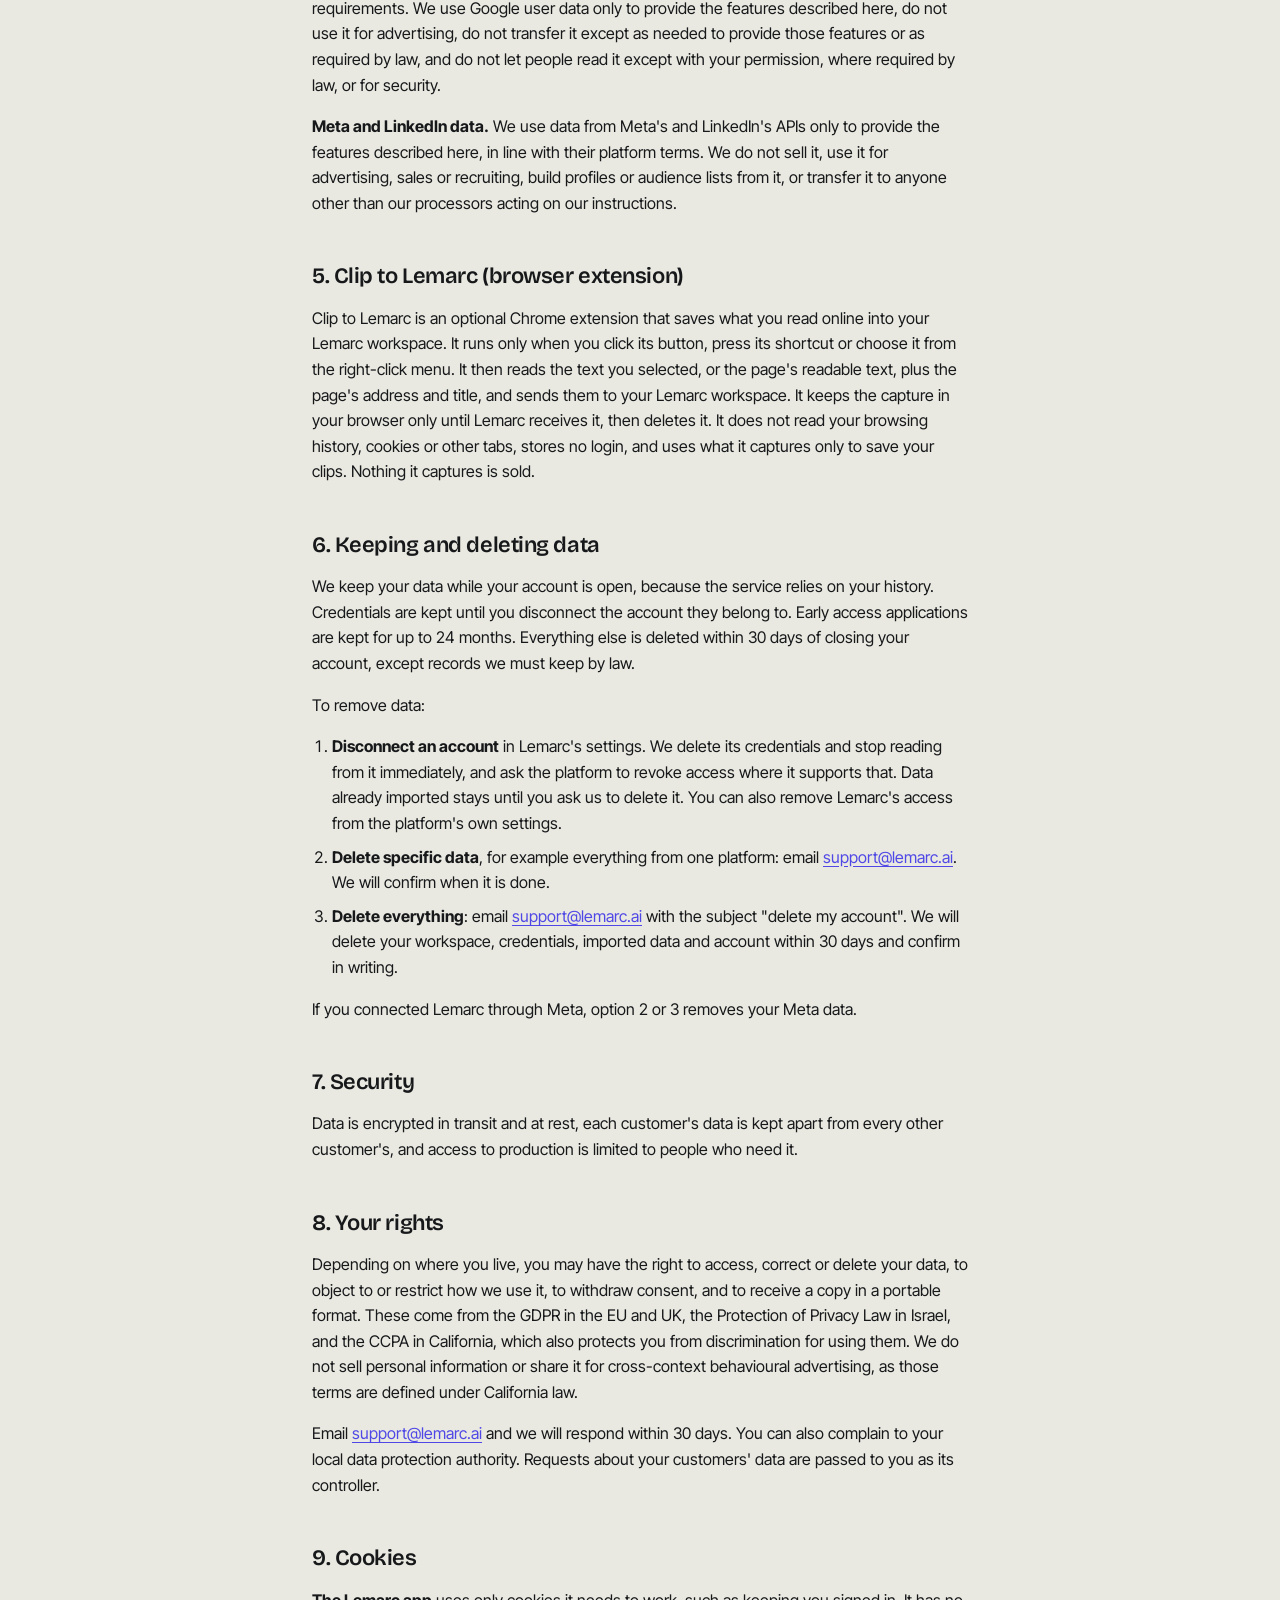
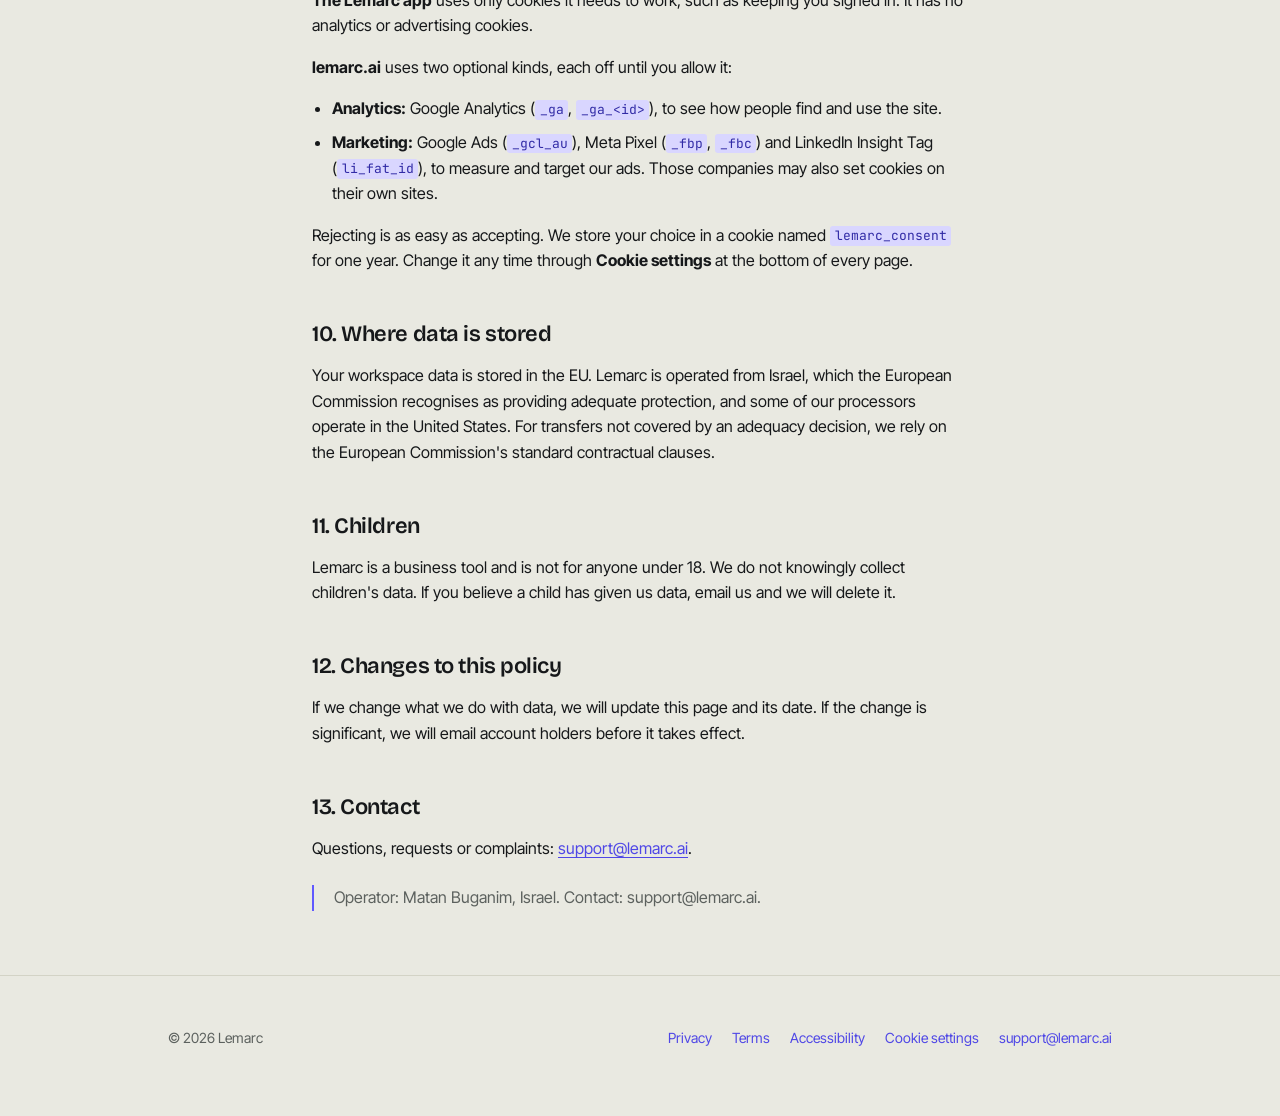
<file: privacy/index.html>
<!DOCTYPE html>
<!--
  LEMARC PRIVACY POLICY  ->  lemarc.ai/privacy
  Operator is set to Matan Buganim, Israel. Update the date on publish.
  This URL gets locked into the Google, Meta and LinkedIn consent screens. Do not move it.
-->
<html lang="en">
<head>
<meta charset="utf-8">
<meta name="viewport" content="width=device-width, initial-scale=1">
<title>Privacy policy | Lemarc</title>
<meta name="description" content="What data Lemarc handles, where it comes from, and what we do and do not do with it.">
<link rel="canonical" href="https://www.lemarc.ai/privacy">
<!-- stealth: flip to index when we come out -->
<meta name="robots" content="noindex, nofollow">
<meta property="og:site_name" content="Lemarc">
<meta property="og:locale" content="en_US">
<meta property="og:type" content="website">
<meta property="og:url" content="https://www.lemarc.ai/privacy">
<meta property="og:title" content="Privacy policy | Lemarc">
<meta property="og:description" content="What data Lemarc handles, where it comes from, and what we do and do not do with it.">
<meta property="og:image" content="https://www.lemarc.ai/images/logo/og-image.png">
<meta property="og:image:width" content="1200">
<meta property="og:image:height" content="630">
<meta property="og:image:alt" content="Lemarc. The marketing workspace for outnumbered marketers.">
<meta name="twitter:card" content="summary_large_image">
<meta name="twitter:title" content="Privacy policy | Lemarc">
<meta name="twitter:description" content="What data Lemarc handles, where it comes from, and what we do and do not do with it.">
<meta name="twitter:image" content="https://www.lemarc.ai/images/logo/og-image.png">
<meta name="twitter:image:alt" content="Lemarc. The marketing workspace for outnumbered marketers.">
<link rel="icon" type="image/svg+xml" href="/images/logo/favicon.svg">
<link rel="icon" href="/images/logo/favicon.ico" sizes="any">
<link rel="apple-touch-icon" href="/images/logo/apple-touch-icon.png">
<meta name="theme-color" content="#6059FF">
<link rel="preload" href="/fonts/inter-tight-latin-wght-normal.woff2" as="font" type="font/woff2" crossorigin>
<link rel="preload" href="/fonts/bricolage-grotesque-latin-opsz-normal.woff2" as="font" type="font/woff2" crossorigin>
<link rel="stylesheet" href="/fonts/fonts.css">
<script src="/consent.js" defer></script>
<style>
:root{
  --paper:#E9E9E1;--raised:#F4F4EE;--ink:#16181A;--ink-2:#5C615E;
  --signal:#4F47E6;--signal-soft:#D9D6FF;--brand:#6059FF;--edge:#D3D3C6;
  --pad:clamp(1.25rem,5vw,2.5rem);
}
*{box-sizing:border-box}
html{-webkit-text-size-adjust:100%;scroll-behavior:smooth}
@media(prefers-reduced-motion:reduce){html{scroll-behavior:auto}}
body{margin:0;background:var(--paper);color:var(--ink);
  font-family:"Inter Tight",system-ui,-apple-system,sans-serif;
  font-size:1rem;line-height:1.6;-webkit-font-smoothing:antialiased}
h1,h2,h3{font-family:"Bricolage Grotesque","Inter Tight",sans-serif;font-weight:600;letter-spacing:-0.02em;line-height:1.15;margin:0}
a{color:var(--signal);text-underline-offset:3px}
:focus-visible{outline:2px solid var(--signal);outline-offset:3px}
.wrap{max-width:46rem;margin:0 auto;padding-inline:var(--pad)}

.site-head{border-bottom:1px solid var(--edge)}
.site-head .wrap{display:flex;align-items:center;justify-content:space-between;height:4rem;max-width:64rem}
.mark{font-family:"Bricolage Grotesque",sans-serif;font-weight:700;font-size:1.375rem;letter-spacing:-0.03em;color:var(--ink);text-decoration:none}
.mark i{font-style:normal;color:var(--signal)}
.mark{display:inline-flex;align-items:center}
.mark img{height:30px;width:auto;display:block}
.head-link{font-size:0.9375rem;font-weight:500;color:var(--signal);text-decoration:none}

.doc{padding:clamp(2.5rem,6vw,4rem) 0 4rem}
h1{font-size:clamp(2rem,1.5rem + 2vw,2.75rem)}
.stamp{font-family:"JetBrains Mono",monospace;font-size:0.75rem;letter-spacing:0.08em;
  text-transform:uppercase;color:var(--ink-2);margin:1rem 0 0}
.intro{margin-top:1.75rem;font-size:1.0625rem}
h2{font-size:1.375rem;margin-top:3rem}
h3{font-size:1.0625rem;margin-top:1.75rem;letter-spacing:-0.01em}
p,ul,ol{margin:1rem 0 0}
ul,ol{padding-left:1.25rem}
li{margin-top:0.5rem}
code{font-family:"JetBrains Mono",monospace;font-size:0.8125em;background:var(--signal-soft);color:#312BA6;padding:0.1em 0.35em;border-radius:3px}

.summary{margin-top:2rem;background:var(--raised);border:1px solid var(--edge);border-radius:6px;padding:clamp(1.25rem,3vw,1.75rem)}
.summary h2{margin-top:0;font-size:1.125rem}
.summary ul{margin-top:0.875rem}

.toc{margin-top:2.5rem;padding:0;list-style:none;
  font-family:"JetBrains Mono",monospace;font-size:0.8125rem;line-height:1.9}
.toc a{text-decoration:none;display:flex;align-items:center;min-height:44px}
.toc li{margin-top:0}
.toc a:hover{text-decoration:underline}

.tbl{width:100%;border-collapse:collapse;margin-top:1.25rem;font-size:0.9375rem;display:block;overflow-x:auto}
.tbl th,.tbl td{text-align:left;vertical-align:top;padding:0.75rem 0.875rem;border-bottom:1px solid var(--edge)}
.tbl th{font-family:"JetBrains Mono",monospace;font-size:0.6875rem;letter-spacing:0.1em;
  text-transform:uppercase;color:var(--ink-2);font-weight:400;white-space:nowrap}
.tbl td:first-child{font-weight:500;min-width:8.5rem}

.note{margin-top:1.5rem;padding-left:1.25rem;border-left:2px solid var(--brand);color:var(--ink-2)}

footer{border-top:1px solid var(--edge);padding:2.5rem 0 3.5rem;font-size:0.875rem;color:var(--ink-2)}
footer .wrap{display:flex;flex-wrap:wrap;gap:1.25rem;justify-content:space-between;align-items:center;max-width:64rem}
footer nav a{color:var(--signal);text-decoration:none}

/* S-11: tap targets (44px), footer, shared */
[hidden]{display:none !important}
.mark,.head-link{min-height:44px;display:inline-flex;align-items:center}
footer nav{display:flex;flex-wrap:wrap;column-gap:1.25rem}
footer nav a,footer nav .linkish{display:inline-flex;align-items:center;min-height:44px}
.linkish{font:inherit;color:var(--signal);background:none;border:0;padding:0;cursor:pointer}
.linkish:hover{text-decoration:underline;text-underline-offset:3px}
</style>
</head>
<body>

<header class="site-head">
  <div class="wrap">
    <a class="mark" href="/" aria-label="Lemarc home"><img src="/images/logo/lemarc-logo.svg" alt="Lemarc" width="101" height="30"></a>
    <a class="head-link" href="/">Back to lemarc.ai</a>
  </div>
</header>

<main class="doc">
<div class="wrap">

<h1>Privacy policy</h1>
<p class="stamp">Last updated 6 November 2026</p>

<p class="intro">This policy explains what data Lemarc collects, why, who receives it, how long we keep it, and the choices you have.</p>

<ul class="toc">
  <li><a href="#who">1. Who we are</a></li>
  <li><a href="#connected">2. What we collect</a></li>
  <li><a href="#use">3. How we use it</a></li>
  <li><a href="#third-parties">4. Who receives it</a></li>
  <li><a href="#clip">5. Clip to Lemarc (browser extension)</a></li>
  <li><a href="#data-deletion">6. Keeping and deleting data</a></li>
  <li><a href="#security">7. Security</a></li>
  <li><a href="#rights">8. Your rights</a></li>
  <li><a href="#cookies">9. Cookies</a></li>
  <li><a href="#transfers">10. Where data is stored</a></li>
  <li><a href="#children">11. Children</a></li>
  <li><a href="#changes">12. Changes to this policy</a></li>
  <li><a href="#contact">13. Contact</a></li>
</ul>


<h2 id="who">1. Who we are</h2>
<p>Lemarc ("we", "us", "our") is a marketing workspace for businesses. Lemarc is operated by Matan Buganim, based in Israel, who is the controller of the personal data described here except where section 4 says otherwise.</p>
<p>For anything in this policy, write to <a href="mailto:support@lemarc.ai">support@lemarc.ai</a>.</p>


<h2 id="connected">2. What we collect</h2>

<h3 id="account">2.1 Your account</h3>
<p>Your login email address, the access credentials for the accounts you connect, the material you add to your workspace, and records of how the service ran for you.</p>

<h3>2.2 Accounts you connect</h3>
<p>You choose which accounts to connect, and you can skip or disconnect any of them. Reading and acting are separate permissions: Lemarc publishes content or creates ads only in accounts you connect for that, and only for what you approve. Ads it creates stay switched off until you launch them.</p>

<table class="tbl">
  <thead><tr><th>Account</th><th>What Lemarc receives</th></tr></thead>
  <tbody>
    <tr>
      <td>Google</td>
      <td>Your email address; analytics and search performance reports for sites you select; ad campaign, spend and performance data; events from calendars you choose. Read only.</td>
    </tr>
    <tr>
      <td>Meta</td>
      <td>Ad campaign, spend, performance and audience data for ad accounts you select. If you connect a Page for publishing: the Page and linked Instagram account, their posts and engagement, and permission to publish posts you approve.</td>
    </tr>
    <tr>
      <td>LinkedIn</td>
      <td>Your name and email address; content of company pages you administer; ad accounts and reporting. If you connect them: permission to post what you approve as you, and to create the ads you send.</td>
    </tr>
    <tr>
      <td>HubSpot</td>
      <td>Contacts, companies, deals and marketing results. Contacts are stored pseudonymized, without their names, email addresses or phone numbers. With your approval, permission to create content and email drafts. Lemarc never sends email from HubSpot.</td>
    </tr>
    <tr>
      <td>Slack</td>
      <td>Your Slack identity and workspace member details, used to deliver messages to you and receive messages from your team.</td>
    </tr>
    <tr>
      <td>Other ad and publishing accounts</td>
      <td>What you authorize when you connect them, used to read results and publish or create what you approve.</td>
    </tr>
  </tbody>
</table>

<h3 id="applicants">2.3 Visitors and applicants</h3>
<p>If you apply for early access on lemarc.ai, we collect your name, work email, LinkedIn URL and, if you tick the box, your consent to hear from us. If you ask for access inside the app, we collect your email address and, optionally, your name, company and website. Cookies on lemarc.ai are covered in section 9.</p>


<h2 id="use">3. How we use it</h2>
<ul>
  <li><strong>To provide the service you signed up for</strong> (performance of our contract with you): analyzing your marketing, recommending next steps, producing material, and publishing or sending it where you tell us to.</li>
  <li><strong>To keep the service secure and working</strong> (our legitimate interests).</li>
  <li><strong>To review early access applications and reply</strong> (steps you asked us to take before a contract), and to send occasional updates if you opted in (your consent, which you can withdraw through the unsubscribe link in every message).</li>
  <li><strong>Site analytics and advertising</strong> (your consent, see section 9).</li>
  <li><strong>To meet legal obligations.</strong></li>
</ul>
<p>We do not sell your data and we do not share it for advertising. Your data is not used to train AI models, ours or anyone else's. A person at Lemarc does not read your connected data except when you ask us to for support, when the law requires it, or when necessary for security. Lemarc makes no decisions about you that have legal or similarly significant effects.</p>


<h2 id="third-parties">4. Who receives it</h2>
<p><strong>Our processors.</strong> Service providers process data for us under contracts that limit them to providing their service: cloud hosting and database, AI model providers, speech-to-text, web page reading and search data services, and email delivery. For lemarc.ai: site hosting, our CRM (which receives applications), and the analytics and advertising services in section 9 if you allow them. A current list of these providers is available on request at <a href="mailto:support@lemarc.ai">support@lemarc.ai</a>.</p>
<p><strong>Accounts you connect.</strong> The platforms you connect receive what you ask Lemarc to send them, under their own terms with you.</p>
<p><strong>Your customers' data.</strong> When you connect a CRM, you are the controller of your contacts' data and Lemarc processes it on your instructions. We will sign a data processing agreement on request and help you answer your contacts' requests.</p>
<p><strong>Google user data.</strong> Lemarc's use and transfer of information received from Google APIs to any other app adheres to the <a href="https://developers.google.com/terms/api-services-user-data-policy">Google API Services User Data Policy</a>, including the Limited Use requirements. We use Google user data only to provide the features described here, do not use it for advertising, do not transfer it except as needed to provide those features or as required by law, and do not let people read it except with your permission, where required by law, or for security.</p>
<p><strong>Meta and LinkedIn data.</strong> We use data from Meta's and LinkedIn's APIs only to provide the features described here, in line with their platform terms. We do not sell it, use it for advertising, sales or recruiting, build profiles or audience lists from it, or transfer it to anyone other than our processors acting on our instructions.</p>


<h2 id="clip">5. Clip to Lemarc (browser extension)</h2>
<p>Clip to Lemarc is an optional Chrome extension that saves what you read online into your Lemarc workspace. It runs only when you click its button, press its shortcut or choose it from the right-click menu. It then reads the text you selected, or the page's readable text, plus the page's address and title, and sends them to your Lemarc workspace. It keeps the capture in your browser only until Lemarc receives it, then deletes it. It does not read your browsing history, cookies or other tabs, stores no login, and uses what it captures only to save your clips. Nothing it captures is sold.</p>


<h2 id="data-deletion">6. Keeping and deleting data</h2>
<p id="retention">We keep your data while your account is open, because the service relies on your history. Credentials are kept until you disconnect the account they belong to. Early access applications are kept for up to 24 months. Everything else is deleted within 30 days of closing your account, except records we must keep by law.</p>
<p>To remove data:</p>
<ol>
  <li><strong>Disconnect an account</strong> in Lemarc's settings. We delete its credentials and stop reading from it immediately, and ask the platform to revoke access where it supports that. Data already imported stays until you ask us to delete it. You can also remove Lemarc's access from the platform's own settings.</li>
  <li><strong>Delete specific data</strong>, for example everything from one platform: email <a href="mailto:support@lemarc.ai">support@lemarc.ai</a>. We will confirm when it is done.</li>
  <li><strong>Delete everything</strong>: email <a href="mailto:support@lemarc.ai">support@lemarc.ai</a> with the subject "delete my account". We will delete your workspace, credentials, imported data and account within 30 days and confirm in writing.</li>
</ol>
<p>If you connected Lemarc through Meta, option 2 or 3 removes your Meta data.</p>


<h2 id="security">7. Security</h2>
<p>Data is encrypted in transit and at rest, each customer's data is kept apart from every other customer's, and access to production is limited to people who need it.</p>


<h2 id="rights">8. Your rights</h2>
<p>Depending on where you live, you may have the right to access, correct or delete your data, to object to or restrict how we use it, to withdraw consent, and to receive a copy in a portable format. These come from the GDPR in the EU and UK, the Protection of Privacy Law in Israel, and the CCPA in California, which also protects you from discrimination for using them. We do not sell personal information or share it for cross-context behavioural advertising, as those terms are defined under California law.</p>
<p>Email <a href="mailto:support@lemarc.ai">support@lemarc.ai</a> and we will respond within 30 days. You can also complain to your local data protection authority. Requests about your customers' data are passed to you as its controller.</p>


<h2 id="cookies">9. Cookies</h2>
<p><strong>The Lemarc app</strong> uses only cookies it needs to work, such as keeping you signed in. It has no analytics or advertising cookies.</p>
<p><strong>lemarc.ai</strong> uses two optional kinds, each off until you allow it:</p>
<ul>
  <li><strong>Analytics:</strong> Google Analytics (<code>_ga</code>, <code>_ga_&lt;id&gt;</code>), to see how people find and use the site.</li>
  <li><strong>Marketing:</strong> Google Ads (<code>_gcl_au</code>), Meta Pixel (<code>_fbp</code>, <code>_fbc</code>) and LinkedIn Insight Tag (<code>li_fat_id</code>), to measure and target our ads. Those companies may also set cookies on their own sites.</li>
</ul>
<p>Rejecting is as easy as accepting. We store your choice in a cookie named <code>lemarc_consent</code> for one year. Change it any time through <strong>Cookie settings</strong> at the bottom of every page.</p>


<h2 id="transfers">10. Where data is stored</h2>
<p>Your workspace data is stored in the EU. Lemarc is operated from Israel, which the European Commission recognises as providing adequate protection, and some of our processors operate in the United States. For transfers not covered by an adequacy decision, we rely on the European Commission's standard contractual clauses.</p>


<h2 id="children">11. Children</h2>
<p>Lemarc is a business tool and is not for anyone under 18. We do not knowingly collect children's data. If you believe a child has given us data, email us and we will delete it.</p>


<h2 id="changes">12. Changes to this policy</h2>
<p>If we change what we do with data, we will update this page and its date. If the change is significant, we will email account holders before it takes effect.</p>


<h2 id="contact">13. Contact</h2>
<p>Questions, requests or complaints: <a href="mailto:support@lemarc.ai">support@lemarc.ai</a>.</p>

<p class="note">Operator: Matan Buganim, Israel. Contact: support@lemarc.ai.</p>

</div>
</main>

<footer>
  <div class="wrap">
    <span>&copy; 2026 Lemarc</span>
    <nav aria-label="Footer">
      <a href="/privacy">Privacy</a>
      <a href="/terms">Terms</a>
      <a href="/accessibility">Accessibility</a>
      <button type="button" class="linkish" data-cookie-settings>Cookie settings</button>
      <a href="mailto:support@lemarc.ai">support@lemarc.ai</a>
    </nav>
  </div>
</footer>


</body>
</html>
</file>
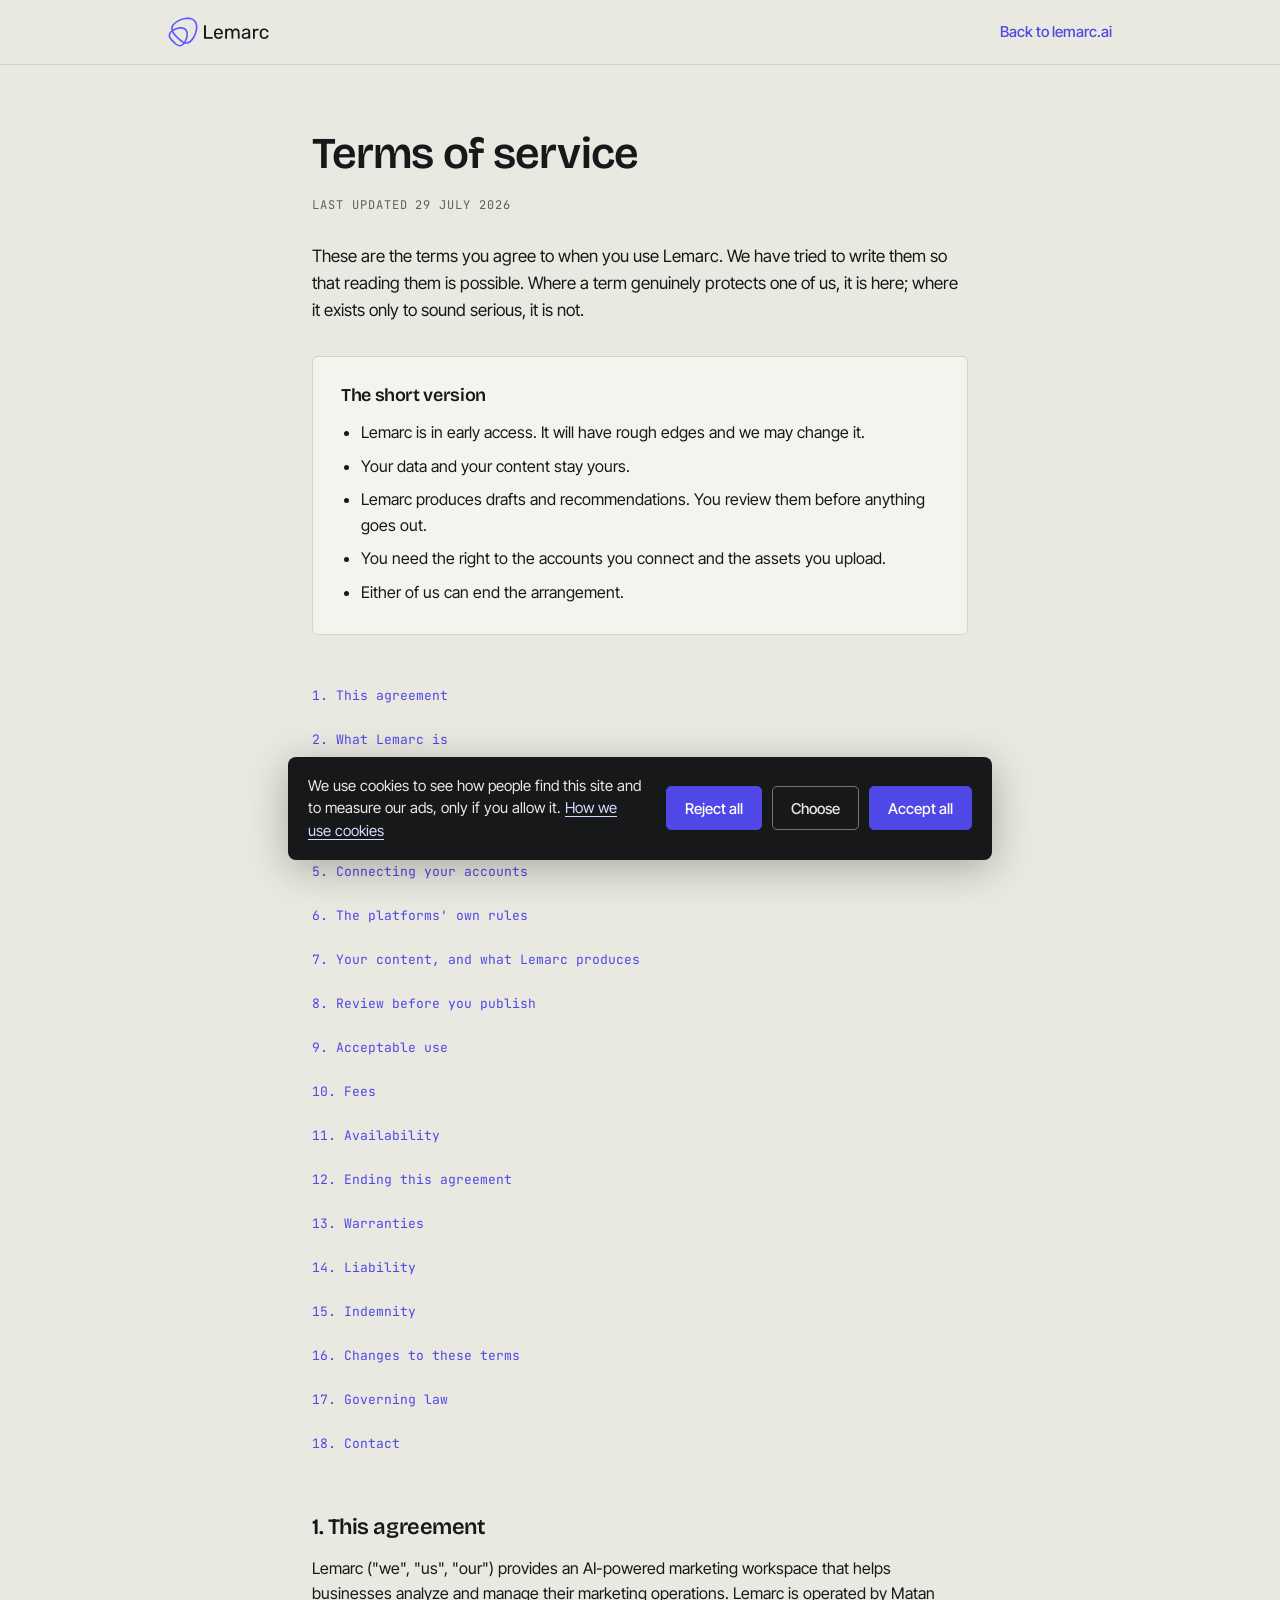
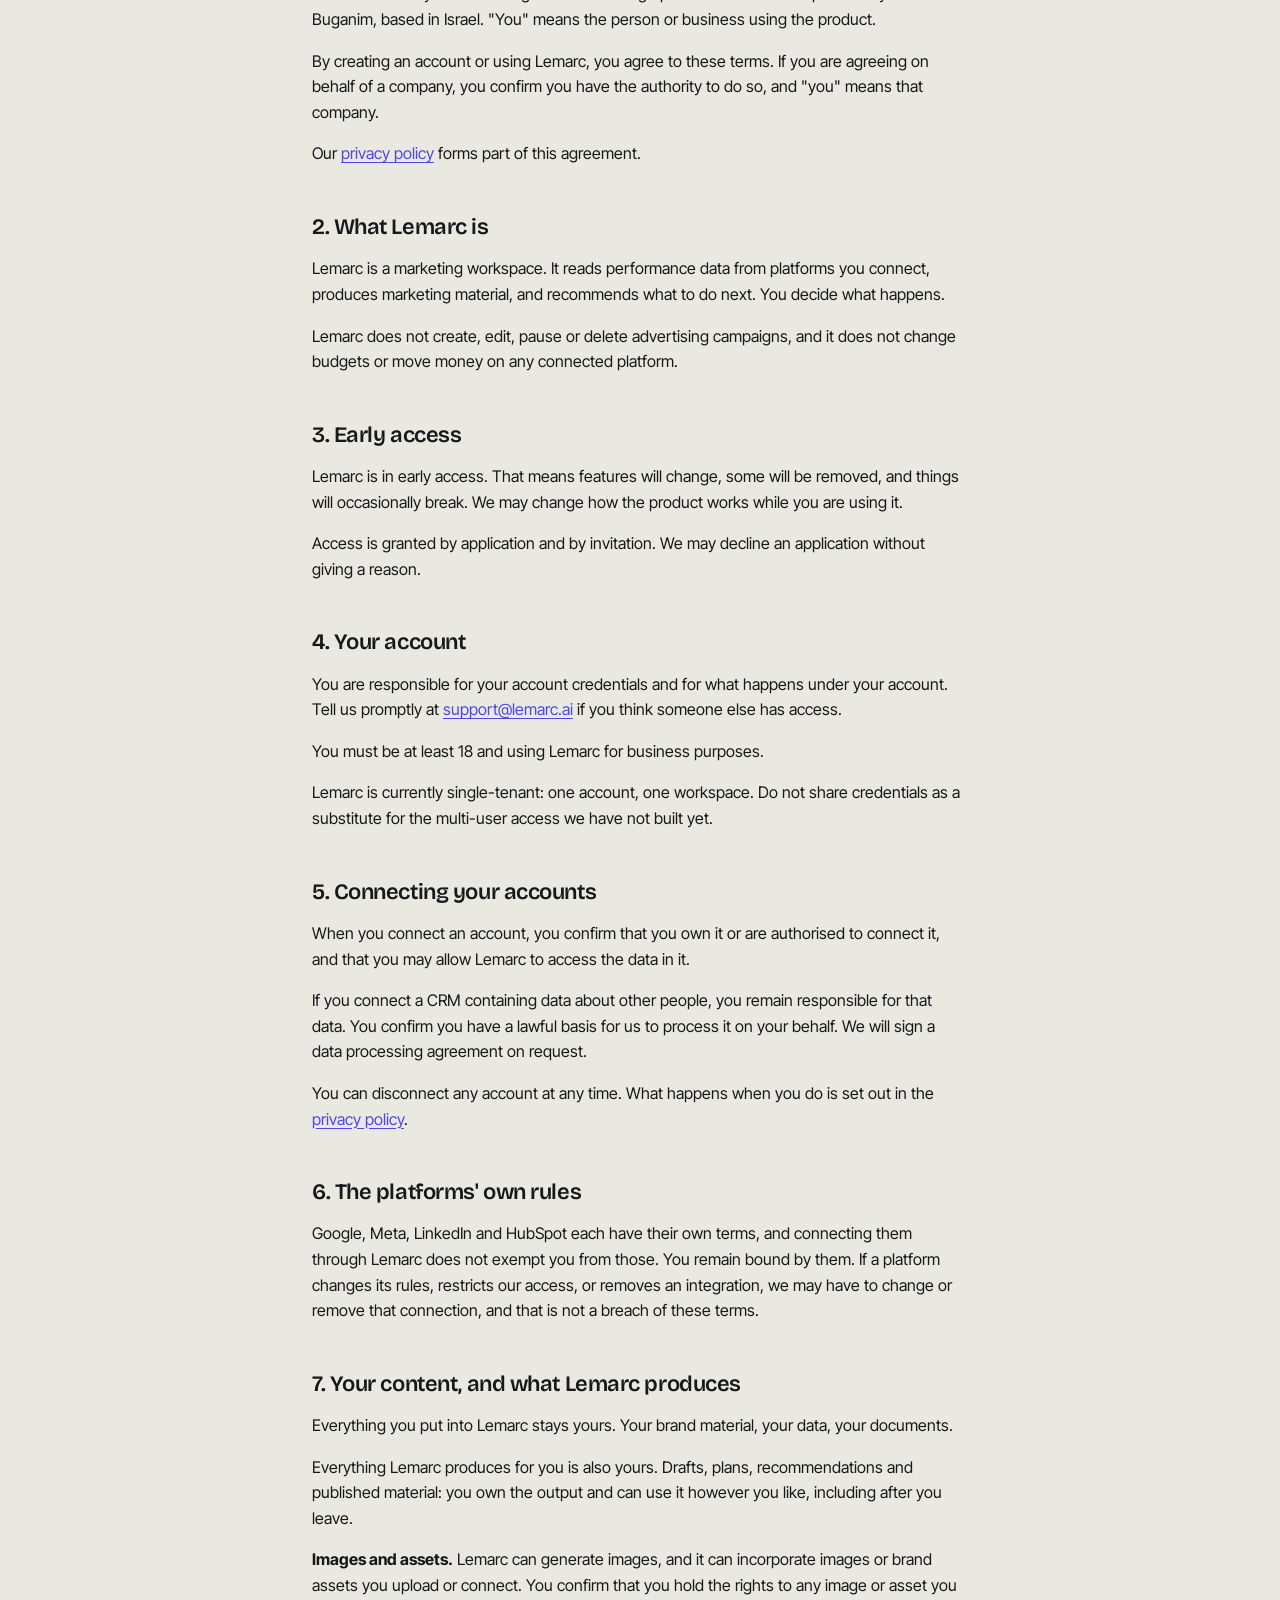
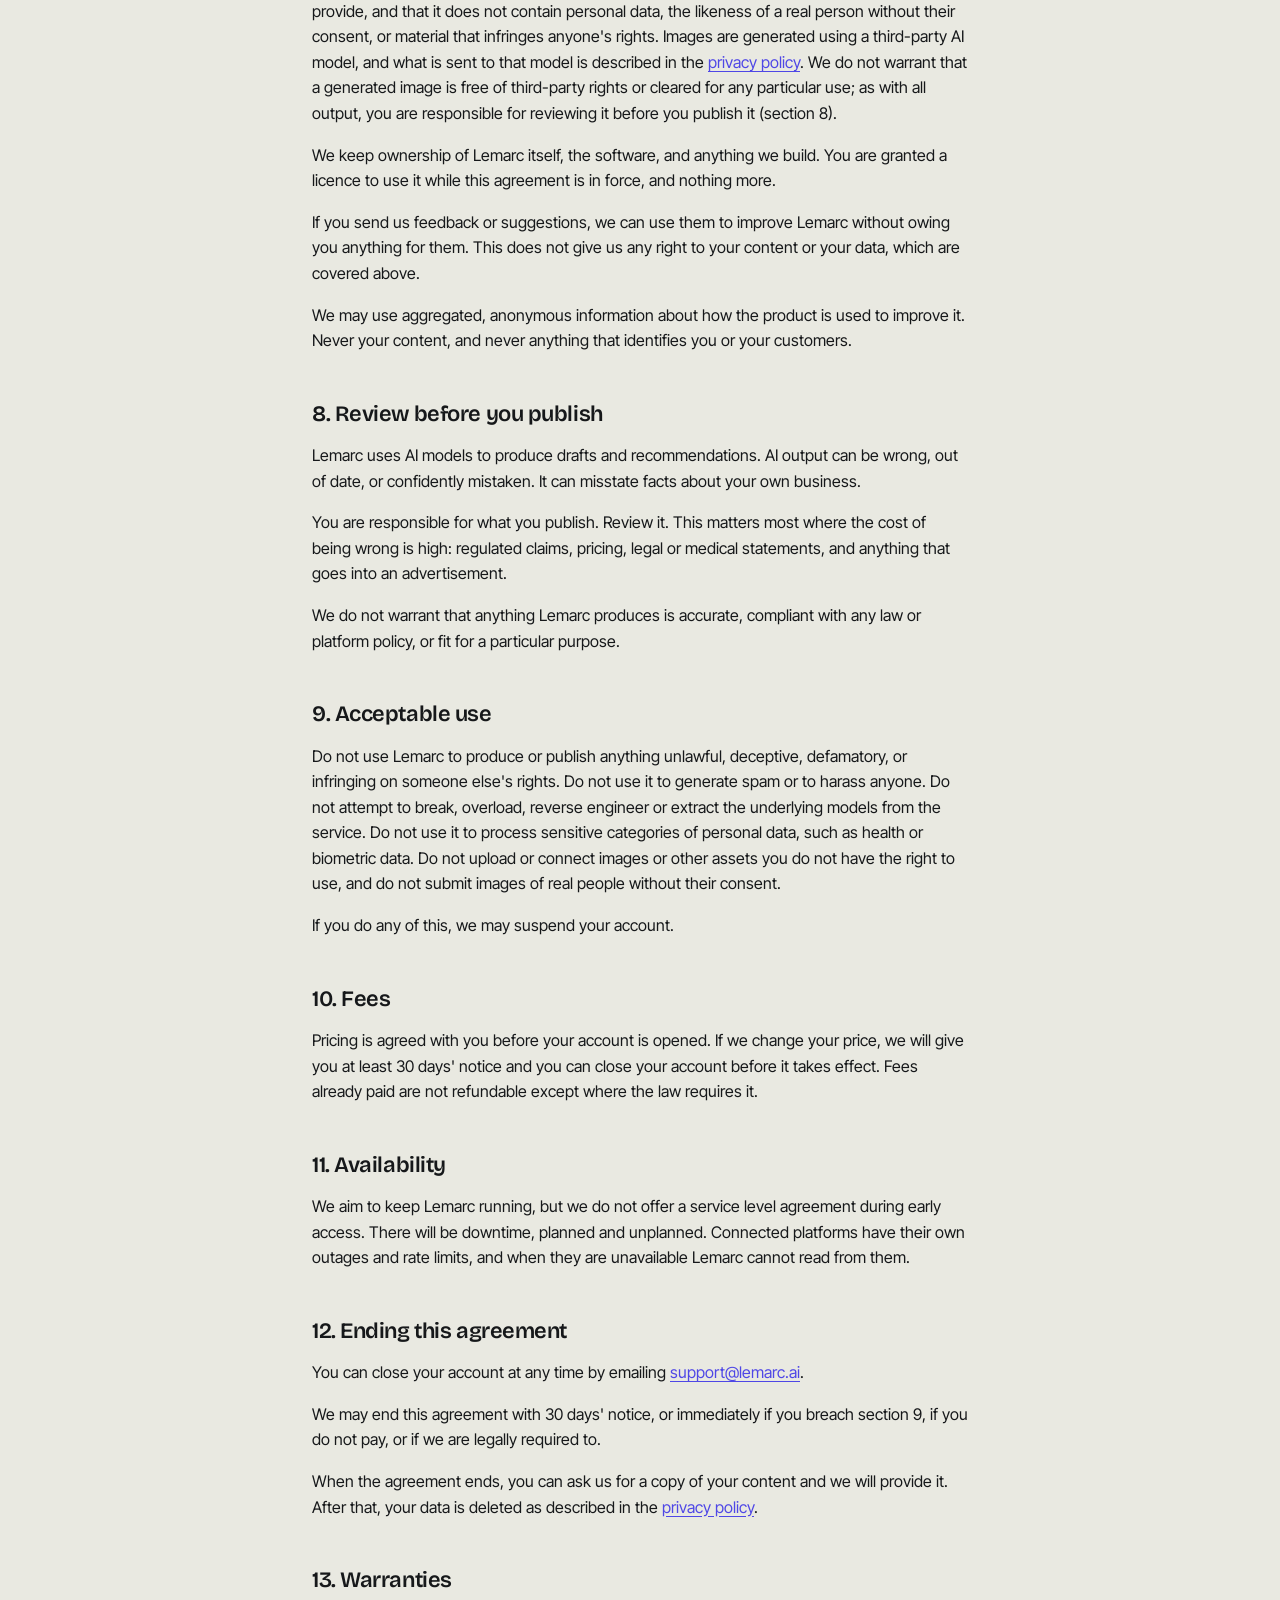
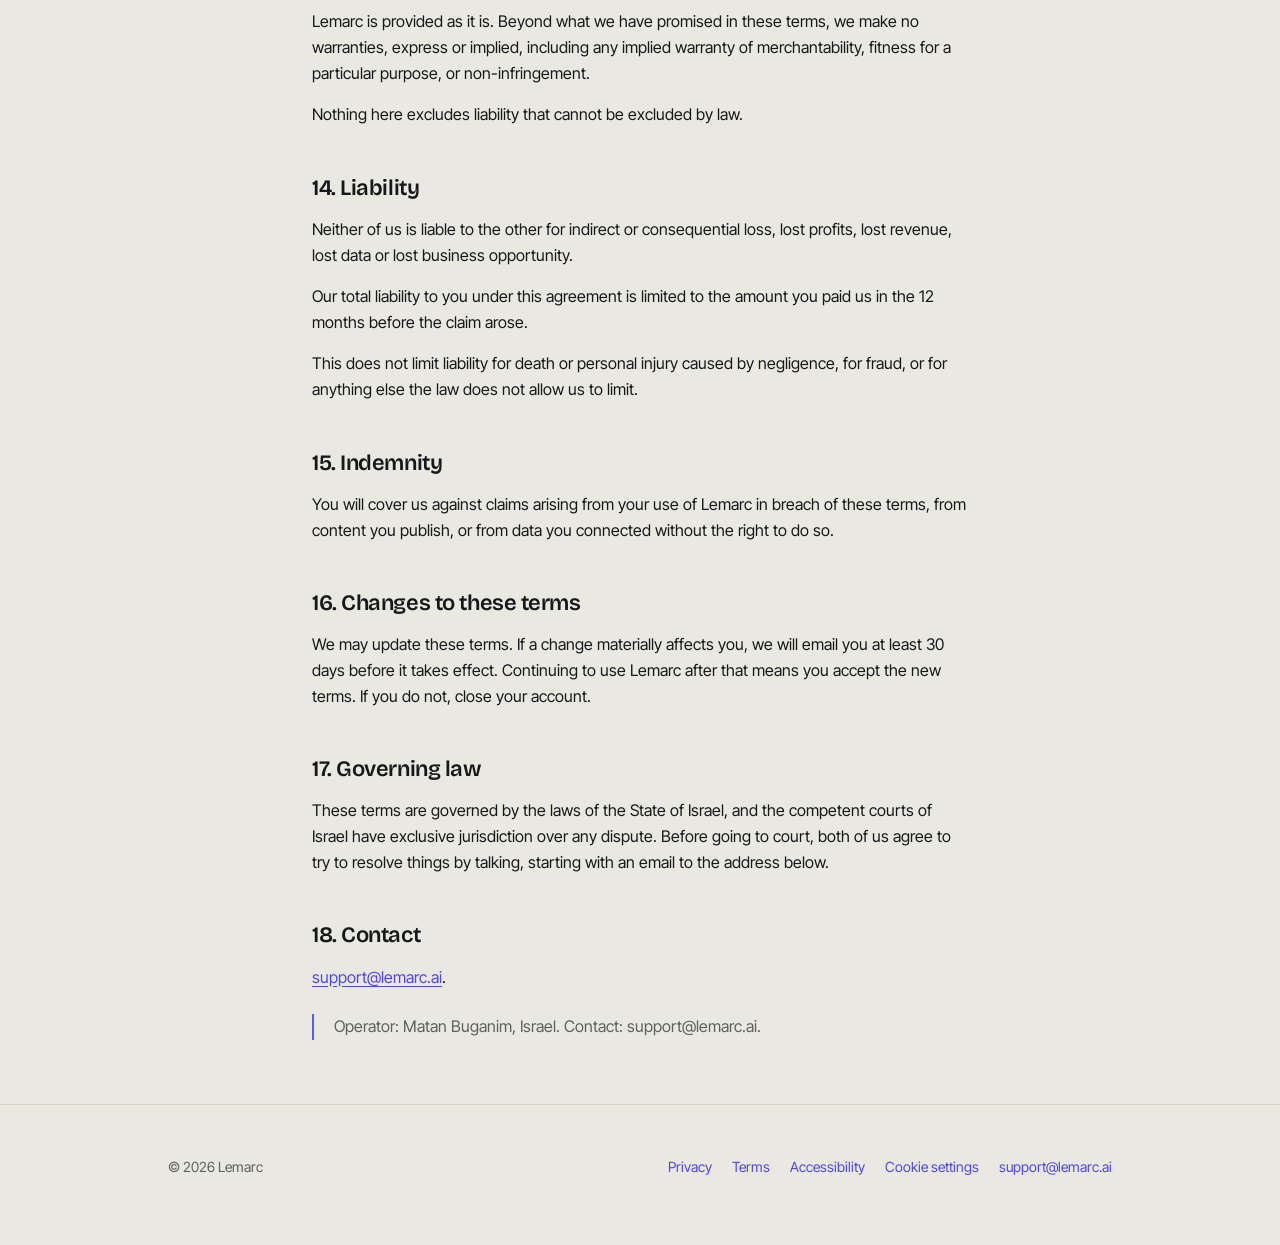
<file: terms/index.html>
<!DOCTYPE html>
<!--
  LEMARC TERMS OF SERVICE  ->  lemarc.ai/terms
  Operator is set to Matan Buganim, Israel; governing law set to Israel. Update the date on publish.
  This URL gets locked into the Google, Meta and LinkedIn consent screens. Do not move it.
-->
<html lang="en">
<head>
<meta charset="utf-8">
<meta name="viewport" content="width=device-width, initial-scale=1">
<title>Terms of service | Lemarc</title>
<meta name="description" content="The terms you agree to when you use Lemarc.">
<link rel="canonical" href="https://www.lemarc.ai/terms">
<!-- stealth: flip to index when we come out -->
<meta name="robots" content="noindex, nofollow">
<meta property="og:site_name" content="Lemarc">
<meta property="og:locale" content="en_US">
<meta property="og:type" content="website">
<meta property="og:url" content="https://www.lemarc.ai/terms">
<meta property="og:title" content="Terms of service | Lemarc">
<meta property="og:description" content="The terms you agree to when you use Lemarc.">
<meta property="og:image" content="https://www.lemarc.ai/images/logo/og-image.png">
<meta property="og:image:width" content="1200">
<meta property="og:image:height" content="630">
<meta property="og:image:alt" content="Lemarc. The marketing workspace for outnumbered marketers.">
<meta name="twitter:card" content="summary_large_image">
<meta name="twitter:title" content="Terms of service | Lemarc">
<meta name="twitter:description" content="The terms you agree to when you use Lemarc.">
<meta name="twitter:image" content="https://www.lemarc.ai/images/logo/og-image.png">
<meta name="twitter:image:alt" content="Lemarc. The marketing workspace for outnumbered marketers.">
<link rel="icon" type="image/svg+xml" href="/images/logo/favicon.svg">
<link rel="icon" href="/images/logo/favicon.ico" sizes="any">
<link rel="apple-touch-icon" href="/images/logo/apple-touch-icon.png">
<meta name="theme-color" content="#6059FF">
<link rel="preload" href="/fonts/inter-tight-latin-wght-normal.woff2" as="font" type="font/woff2" crossorigin>
<link rel="preload" href="/fonts/bricolage-grotesque-latin-opsz-normal.woff2" as="font" type="font/woff2" crossorigin>
<link rel="stylesheet" href="/fonts/fonts.css">
<script src="/consent.js" defer></script>
<style>
:root{
  --paper:#E9E9E1;--raised:#F4F4EE;--ink:#16181A;--ink-2:#5C615E;
  --signal:#4F47E6;--signal-soft:#D9D6FF;--brand:#6059FF;--edge:#D3D3C6;
  --pad:clamp(1.25rem,5vw,2.5rem);
}
*{box-sizing:border-box}
html{-webkit-text-size-adjust:100%;scroll-behavior:smooth}
@media(prefers-reduced-motion:reduce){html{scroll-behavior:auto}}
body{margin:0;background:var(--paper);color:var(--ink);
  font-family:"Inter Tight",system-ui,-apple-system,sans-serif;
  font-size:1rem;line-height:1.6;-webkit-font-smoothing:antialiased}
h1,h2,h3{font-family:"Bricolage Grotesque","Inter Tight",sans-serif;font-weight:600;letter-spacing:-0.02em;line-height:1.15;margin:0}
a{color:var(--signal);text-underline-offset:3px}
:focus-visible{outline:2px solid var(--signal);outline-offset:3px}
.wrap{max-width:46rem;margin:0 auto;padding-inline:var(--pad)}

.site-head{border-bottom:1px solid var(--edge)}
.site-head .wrap{display:flex;align-items:center;justify-content:space-between;height:4rem;max-width:64rem}
.mark{font-family:"Bricolage Grotesque",sans-serif;font-weight:700;font-size:1.375rem;letter-spacing:-0.03em;color:var(--ink);text-decoration:none}
.mark i{font-style:normal;color:var(--signal)}
.mark{display:inline-flex;align-items:center}
.mark img{height:30px;width:auto;display:block}
.head-link{font-size:0.9375rem;font-weight:500;color:var(--signal);text-decoration:none}

.doc{padding:clamp(2.5rem,6vw,4rem) 0 4rem}
h1{font-size:clamp(2rem,1.5rem + 2vw,2.75rem)}
.stamp{font-family:"JetBrains Mono",monospace;font-size:0.75rem;letter-spacing:0.08em;
  text-transform:uppercase;color:var(--ink-2);margin:1rem 0 0}
.intro{margin-top:1.75rem;font-size:1.0625rem}
h2{font-size:1.375rem;margin-top:3rem}
p,ul,ol{margin:1rem 0 0}
ul,ol{padding-left:1.25rem}
li{margin-top:0.5rem}

.summary{margin-top:2rem;background:var(--raised);border:1px solid var(--edge);border-radius:6px;padding:clamp(1.25rem,3vw,1.75rem)}
.summary h2{margin-top:0;font-size:1.125rem}
.summary ul{margin-top:0.875rem}

.toc{margin-top:2.5rem;padding:0;list-style:none;
  font-family:"JetBrains Mono",monospace;font-size:0.8125rem;line-height:1.9}
.toc a{text-decoration:none;display:flex;align-items:center;min-height:44px}
.toc li{margin-top:0}
.toc a:hover{text-decoration:underline}

.note{margin-top:1.5rem;padding-left:1.25rem;border-left:2px solid var(--brand);color:var(--ink-2)}

footer{border-top:1px solid var(--edge);padding:2.5rem 0 3.5rem;font-size:0.875rem;color:var(--ink-2)}
footer .wrap{display:flex;flex-wrap:wrap;gap:1.25rem;justify-content:space-between;align-items:center;max-width:64rem}
footer nav a{color:var(--signal);text-decoration:none}

/* S-11: tap targets (44px), footer, shared */
[hidden]{display:none !important}
.mark,.head-link{min-height:44px;display:inline-flex;align-items:center}
footer nav{display:flex;flex-wrap:wrap;column-gap:1.25rem}
footer nav a,footer nav .linkish{display:inline-flex;align-items:center;min-height:44px}
.linkish{font:inherit;color:var(--signal);background:none;border:0;padding:0;cursor:pointer}
.linkish:hover{text-decoration:underline;text-underline-offset:3px}
</style>
</head>
<body>

<header class="site-head">
  <div class="wrap">
    <a class="mark" href="/" aria-label="Lemarc home"><img src="/images/logo/lemarc-logo.svg" alt="Lemarc" width="101" height="30"></a>
    <a class="head-link" href="/">Back to lemarc.ai</a>
  </div>
</header>

<main class="doc">
<div class="wrap">

<h1>Terms of service</h1>
<p class="stamp">Last updated 29 July 2026</p>

<p class="intro">These are the terms you agree to when you use Lemarc. We have tried to write them so that reading them is possible. Where a term genuinely protects one of us, it is here; where it exists only to sound serious, it is not.</p>

<div class="summary">
  <h2>The short version</h2>
  <ul>
    <li>Lemarc is in early access. It will have rough edges and we may change it.</li>
    <li>Your data and your content stay yours.</li>
    <li>Lemarc produces drafts and recommendations. You review them before anything goes out.</li>
    <li>You need the right to the accounts you connect and the assets you upload.</li>
    <li>Either of us can end the arrangement.</li>
  </ul>
</div>

<ul class="toc">
  <li><a href="#agreement">1. This agreement</a></li>
  <li><a href="#service">2. What Lemarc is</a></li>
  <li><a href="#early">3. Early access</a></li>
  <li><a href="#account">4. Your account</a></li>
  <li><a href="#connections">5. Connecting your accounts</a></li>
  <li><a href="#platform-terms">6. The platforms' own rules</a></li>
  <li><a href="#content">7. Your content, and what Lemarc produces</a></li>
  <li><a href="#review">8. Review before you publish</a></li>
  <li><a href="#acceptable">9. Acceptable use</a></li>
  <li><a href="#fees">10. Fees</a></li>
  <li><a href="#availability">11. Availability</a></li>
  <li><a href="#ending">12. Ending this agreement</a></li>
  <li><a href="#warranties">13. Warranties</a></li>
  <li><a href="#liability">14. Liability</a></li>
  <li><a href="#indemnity">15. Indemnity</a></li>
  <li><a href="#changes">16. Changes to these terms</a></li>
  <li><a href="#law">17. Governing law</a></li>
  <li><a href="#contact">18. Contact</a></li>
</ul>


<h2 id="agreement">1. This agreement</h2>
<p>Lemarc ("we", "us", "our") provides an AI-powered marketing workspace that helps businesses analyze and manage their marketing operations. Lemarc is operated by Matan Buganim, based in Israel. "You" means the person or business using the product.</p>
<p>By creating an account or using Lemarc, you agree to these terms. If you are agreeing on behalf of a company, you confirm you have the authority to do so, and "you" means that company.</p>
<p>Our <a href="/privacy">privacy policy</a> forms part of this agreement.</p>


<h2 id="service">2. What Lemarc is</h2>
<p>Lemarc is a marketing workspace. It reads performance data from platforms you connect, produces marketing material, and recommends what to do next. You decide what happens.</p>
<p>Lemarc does not create, edit, pause or delete advertising campaigns, and it does not change budgets or move money on any connected platform.</p>


<h2 id="early">3. Early access</h2>
<p>Lemarc is in early access. That means features will change, some will be removed, and things will occasionally break. We may change how the product works while you are using it.</p>
<p>Access is granted by application and by invitation. We may decline an application without giving a reason.</p>


<h2 id="account">4. Your account</h2>
<p>You are responsible for your account credentials and for what happens under your account. Tell us promptly at <a href="mailto:support@lemarc.ai">support@lemarc.ai</a> if you think someone else has access.</p>
<p>You must be at least 18 and using Lemarc for business purposes.</p>
<p>Lemarc is currently single-tenant: one account, one workspace. Do not share credentials as a substitute for the multi-user access we have not built yet.</p>


<h2 id="connections">5. Connecting your accounts</h2>
<p>When you connect an account, you confirm that you own it or are authorised to connect it, and that you may allow Lemarc to access the data in it.</p>
<p>If you connect a CRM containing data about other people, you remain responsible for that data. You confirm you have a lawful basis for us to process it on your behalf. We will sign a data processing agreement on request.</p>
<p>You can disconnect any account at any time. What happens when you do is set out in the <a href="/privacy">privacy policy</a>.</p>


<h2 id="platform-terms">6. The platforms' own rules</h2>
<p>Google, Meta, LinkedIn and HubSpot each have their own terms, and connecting them through Lemarc does not exempt you from those. You remain bound by them. If a platform changes its rules, restricts our access, or removes an integration, we may have to change or remove that connection, and that is not a breach of these terms.</p>


<h2 id="content">7. Your content, and what Lemarc produces</h2>
<p>Everything you put into Lemarc stays yours. Your brand material, your data, your documents.</p>
<p>Everything Lemarc produces for you is also yours. Drafts, plans, recommendations and published material: you own the output and can use it however you like, including after you leave.</p>
<p><strong>Images and assets.</strong> Lemarc can generate images, and it can incorporate images or brand assets you upload or connect. You confirm that you hold the rights to any image or asset you provide, and that it does not contain personal data, the likeness of a real person without their consent, or material that infringes anyone's rights. Images are generated using a third-party AI model, and what is sent to that model is described in the <a href="/privacy">privacy policy</a>. We do not warrant that a generated image is free of third-party rights or cleared for any particular use; as with all output, you are responsible for reviewing it before you publish it (section 8).</p>
<p>We keep ownership of Lemarc itself, the software, and anything we build. You are granted a licence to use it while this agreement is in force, and nothing more.</p>
<p>If you send us feedback or suggestions, we can use them to improve Lemarc without owing you anything for them. This does not give us any right to your content or your data, which are covered above.</p>
<p>We may use aggregated, anonymous information about how the product is used to improve it. Never your content, and never anything that identifies you or your customers.</p>


<h2 id="review">8. Review before you publish</h2>
<p>Lemarc uses AI models to produce drafts and recommendations. AI output can be wrong, out of date, or confidently mistaken. It can misstate facts about your own business.</p>
<p>You are responsible for what you publish. Review it. This matters most where the cost of being wrong is high: regulated claims, pricing, legal or medical statements, and anything that goes into an advertisement.</p>
<p>We do not warrant that anything Lemarc produces is accurate, compliant with any law or platform policy, or fit for a particular purpose.</p>


<h2 id="acceptable">9. Acceptable use</h2>
<p>Do not use Lemarc to produce or publish anything unlawful, deceptive, defamatory, or infringing on someone else's rights. Do not use it to generate spam or to harass anyone. Do not attempt to break, overload, reverse engineer or extract the underlying models from the service. Do not use it to process sensitive categories of personal data, such as health or biometric data. Do not upload or connect images or other assets you do not have the right to use, and do not submit images of real people without their consent.</p>
<p>If you do any of this, we may suspend your account.</p>


<h2 id="fees">10. Fees</h2>
<p>Pricing is agreed with you before your account is opened. If we change your price, we will give you at least 30 days' notice and you can close your account before it takes effect. Fees already paid are not refundable except where the law requires it.</p>


<h2 id="availability">11. Availability</h2>
<p>We aim to keep Lemarc running, but we do not offer a service level agreement during early access. There will be downtime, planned and unplanned. Connected platforms have their own outages and rate limits, and when they are unavailable Lemarc cannot read from them.</p>


<h2 id="ending">12. Ending this agreement</h2>
<p>You can close your account at any time by emailing <a href="mailto:support@lemarc.ai">support@lemarc.ai</a>.</p>
<p>We may end this agreement with 30 days' notice, or immediately if you breach section 9, if you do not pay, or if we are legally required to.</p>
<p>When the agreement ends, you can ask us for a copy of your content and we will provide it. After that, your data is deleted as described in the <a href="/privacy">privacy policy</a>.</p>


<h2 id="warranties">13. Warranties</h2>
<p>Lemarc is provided as it is. Beyond what we have promised in these terms, we make no warranties, express or implied, including any implied warranty of merchantability, fitness for a particular purpose, or non-infringement.</p>
<p>Nothing here excludes liability that cannot be excluded by law.</p>


<h2 id="liability">14. Liability</h2>
<p>Neither of us is liable to the other for indirect or consequential loss, lost profits, lost revenue, lost data or lost business opportunity.</p>
<p>Our total liability to you under this agreement is limited to the amount you paid us in the 12 months before the claim arose.</p>
<p>This does not limit liability for death or personal injury caused by negligence, for fraud, or for anything else the law does not allow us to limit.</p>


<h2 id="indemnity">15. Indemnity</h2>
<p>You will cover us against claims arising from your use of Lemarc in breach of these terms, from content you publish, or from data you connected without the right to do so.</p>


<h2 id="changes">16. Changes to these terms</h2>
<p>We may update these terms. If a change materially affects you, we will email you at least 30 days before it takes effect. Continuing to use Lemarc after that means you accept the new terms. If you do not, close your account.</p>


<h2 id="law">17. Governing law</h2>
<p>These terms are governed by the laws of the State of Israel, and the competent courts of Israel have exclusive jurisdiction over any dispute. Before going to court, both of us agree to try to resolve things by talking, starting with an email to the address below.</p>


<h2 id="contact">18. Contact</h2>
<p><a href="mailto:support@lemarc.ai">support@lemarc.ai</a>.</p>

<p class="note">Operator: Matan Buganim, Israel. Contact: support@lemarc.ai.</p>

</div>
</main>

<footer>
  <div class="wrap">
    <span>&copy; 2026 Lemarc</span>
    <nav aria-label="Footer">
      <a href="/privacy">Privacy</a>
      <a href="/terms">Terms</a>
      <a href="/accessibility">Accessibility</a>
      <button type="button" class="linkish" data-cookie-settings>Cookie settings</button>
      <a href="mailto:support@lemarc.ai">support@lemarc.ai</a>
    </nav>
  </div>
</footer>


</body>
</html>
</file>
<file: fonts/fonts.css>
/* Self-hosted, latin subset, variable (fontsource 5.3.0). OFL licences beside these files. */
@font-face{font-family:"Bricolage Grotesque";font-style:normal;font-display:swap;font-weight:200 800;
  src:url(/fonts/bricolage-grotesque-latin-opsz-normal.woff2) format("woff2-variations"),url(/fonts/bricolage-grotesque-latin-opsz-normal.woff2) format("woff2");
  unicode-range:U+0000-00FF,U+0131,U+0152-0153,U+02BB-02BC,U+02C6,U+02DA,U+02DC,U+0304,U+0308,U+0329,U+2000-206F,U+20AC,U+2122,U+2191,U+2193,U+2212,U+2215,U+FEFF,U+FFFD}
@font-face{font-family:"Inter Tight";font-style:normal;font-display:swap;font-weight:100 900;
  src:url(/fonts/inter-tight-latin-wght-normal.woff2) format("woff2-variations"),url(/fonts/inter-tight-latin-wght-normal.woff2) format("woff2");
  unicode-range:U+0000-00FF,U+0131,U+0152-0153,U+02BB-02BC,U+02C6,U+02DA,U+02DC,U+0304,U+0308,U+0329,U+2000-206F,U+20AC,U+2122,U+2191,U+2193,U+2212,U+2215,U+FEFF,U+FFFD}
@font-face{font-family:"JetBrains Mono";font-style:normal;font-display:swap;font-weight:100 800;
  src:url(/fonts/jetbrains-mono-latin-wght-normal.woff2) format("woff2-variations"),url(/fonts/jetbrains-mono-latin-wght-normal.woff2) format("woff2");
  unicode-range:U+0000-00FF,U+0131,U+0152-0153,U+02BB-02BC,U+02C6,U+02DA,U+02DC,U+0304,U+0308,U+0329,U+2000-206F,U+20AC,U+2122,U+2191,U+2193,U+2212,U+2215,U+FEFF,U+FFFD}
</file>
